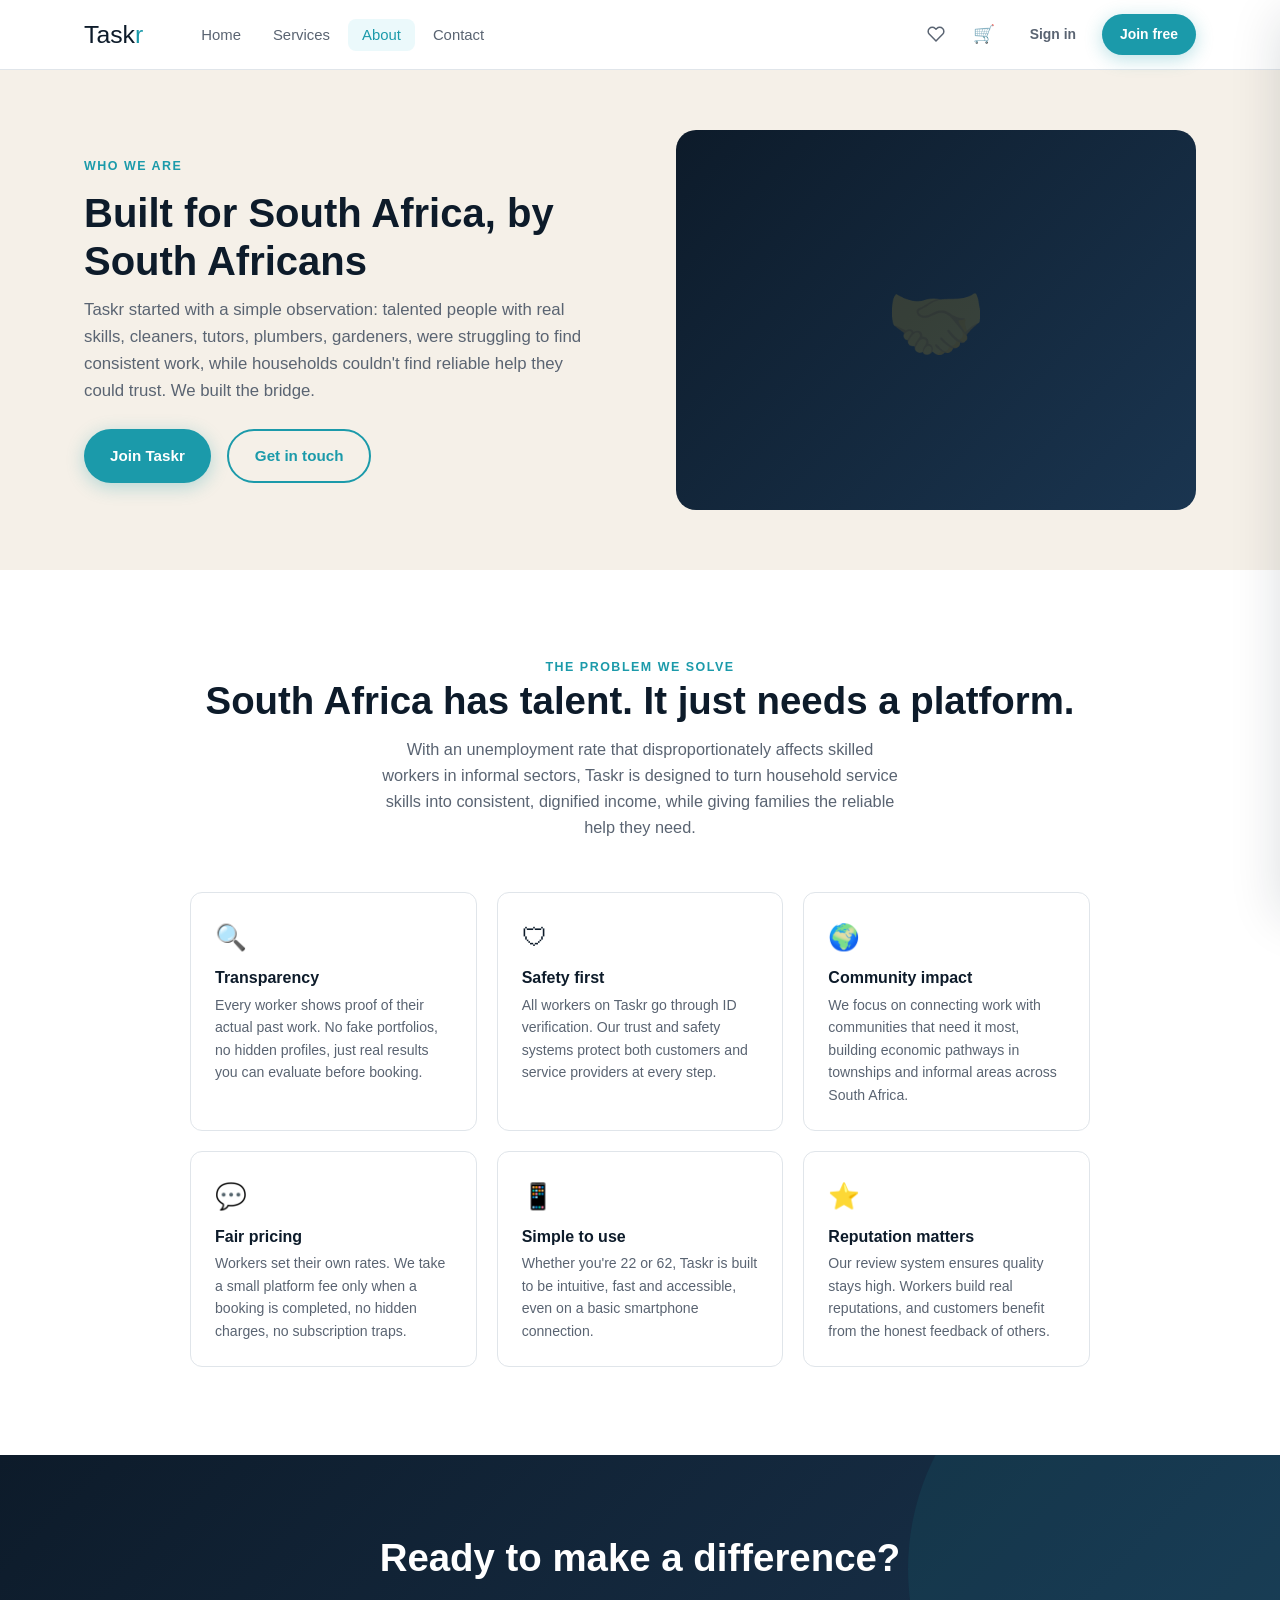
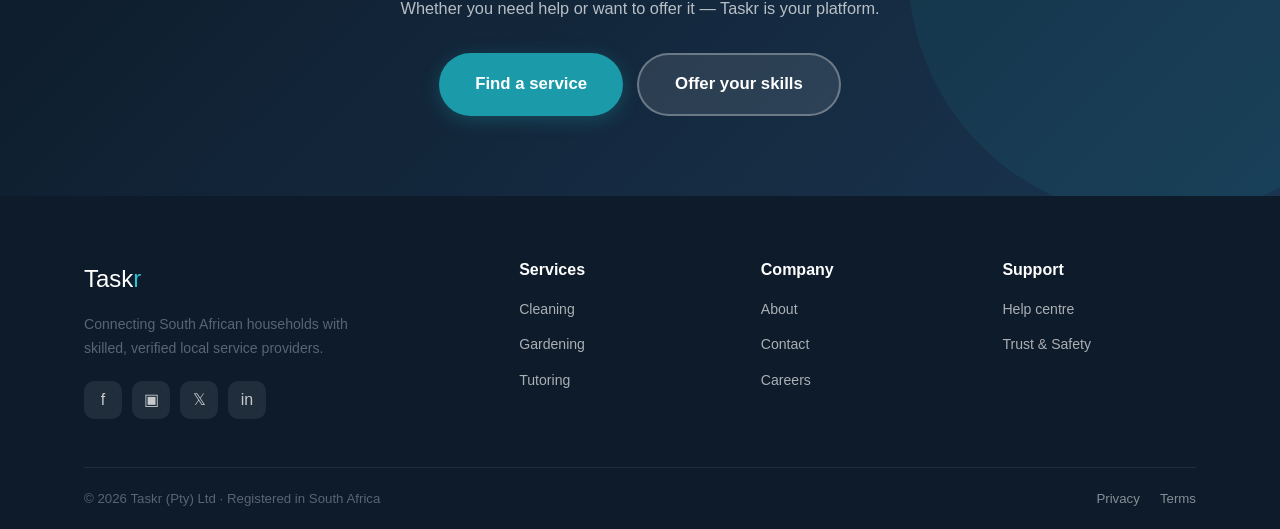
<file: about.html>
<!DOCTYPE html>
<html lang="en">
<head>
  <meta charset="UTF-8" />
  <meta name="viewport" content="width=device-width, initial-scale=1.0" />
  <title>About — Taskr</title>
  <link rel="stylesheet" href="css/style.css" />
</head>
<body>

<nav id="navbar">
  <div class="nav-inner">
    <a href="index.html" class="nav-logo">Task<span>r</span></a>
    <ul class="nav-links">
      <li><a href="index.html">Home</a></li>
      <li><a href="services.html">Services</a></li>
      <li><a href="about.html" class="active">About</a></li>
      <li><a href="contact.html">Contact</a></li>
    </ul>
    <div class="nav-actions" style="margin-left:auto">
      <button class="nav-icon-btn" id="wishlist-btn"><svg width="18" height="18" viewBox="0 0 24 24" fill="none" stroke="currentColor" stroke-width="2" stroke-linecap="round" stroke-linejoin="round">
                        <path d="M20.84 4.61a5.5 5.5 0 0 0-7.78 0L12 5.67l-1.06-1.06a5.5 5.5 0 0 0-7.78 7.78l1.06 1.06L12 21.23l7.78-7.78 1.06-1.06a5.5 5.5 0 0 0 0-7.78z"/>
                    </svg><span class="nav-badge" id="wishlist-badge" style="display:none">0</span></button>
      <a href="cart.html" class="nav-icon-btn">🛒<span class="nav-badge" id="cart-badge" style="display:none">0</span></a>
      <div id="nav-user-area" style="display:flex;gap:8px;align-items:center"></div>
    </div>
  </div>
</nav>

<div class="about-hero">
  <div class="container">
    <div class="about-grid">
      <div>
        <div class="label">Who we are</div>
        <h1 style="font-size:2.5rem;margin:12px 0">Built for South Africa, by South Africans</h1>
        <p style="font-size:1.05rem;margin-bottom:24px">Taskr started with a simple observation: talented people with real skills, cleaners, tutors, plumbers, gardeners, were struggling to find consistent work, while households couldn't find reliable help they could trust. We built the bridge.</p>
        <div style="display:flex;gap:16px;flex-wrap:wrap">
          <a href="register.html" class="btn btn-primary">Join Taskr</a>
          <a href="contact.html" class="btn btn-outline">Get in touch</a>
        </div>
      </div>
      <div class="about-visual">🤝</div>
    </div>
  </div>
</div>

<section class="section-pad" style="background:var(--white)">
  <div class="container">
    <div class="section-header centered">
      <div class="label">The problem we solve</div>
      <h2>South Africa has talent. It just needs a platform.</h2>
      <p>With an unemployment rate that disproportionately affects skilled workers in informal sectors, Taskr is designed to turn household service skills into consistent, dignified income, while giving families the reliable help they need.</p>
    </div>

    <div class="values-grid" style="grid-template-columns:repeat(3,1fr);max-width:900px;margin:0 auto">
      <div class="value-card">
        <div class="value-icon">🔍</div>
        <h4>Transparency</h4>
        <p>Every worker shows proof of their actual past work. No fake portfolios, no hidden profiles, just real results you can evaluate before booking.</p>
      </div>
      <div class="value-card">
        <div class="value-icon">🛡</div>
        <h4>Safety first</h4>
        <p>All workers on Taskr go through ID verification. Our trust and safety systems protect both customers and service providers at every step.</p>
      </div>
      <div class="value-card">
        <div class="value-icon">🌍</div>
        <h4>Community impact</h4>
        <p>We focus on connecting work with communities that need it most, building economic pathways in townships and informal areas across South Africa.</p>
      </div>
      <div class="value-card">
        <div class="value-icon">💬</div>
        <h4>Fair pricing</h4>
        <p>Workers set their own rates. We take a small platform fee only when a booking is completed, no hidden charges, no subscription traps.</p>
      </div>
      <div class="value-card">
        <div class="value-icon">📱</div>
        <h4>Simple to use</h4>
        <p>Whether you're 22 or 62, Taskr is built to be intuitive, fast and accessible, even on a basic smartphone connection.</p>
      </div>
      <div class="value-card">
        <div class="value-icon">⭐</div>
        <h4>Reputation matters</h4>
        <p>Our review system ensures quality stays high. Workers build real reputations, and customers benefit from the honest feedback of others.</p>
      </div>
    </div>
  </div>
</section>

<!-- <section class="section-pad" style="background:var(--sand)">
  <div class="container">
    <div class="section-header centered">
      <div class="label">By the numbers</div>
      <h2>Growing every day</h2>
    </div>
    <div style="display:grid;grid-template-columns:repeat(4,1fr);gap:24px;text-align:center">
      ${[
        {num:'2,400+', label:'Verified workers'},
        {num:'18,000+', label:'Bookings completed'},
        {num:'9 cities', label:'Across South Africa'},
        {num:'4.8★', label:'Average worker rating'},
      ].map(s => `
      <div style="background:var(--white);border-radius:var(--radius-lg);padding:32px 16px;box-shadow:var(--shadow-sm)">
        <div style="font-family:var(--font-display);font-size:2.2rem;color:var(--navy);margin-bottom:6px">${s.num}</div>
        <div style="font-size:0.88rem;color:var(--slate)">${s.label}</div>
      </div>`).join('')}
    </div>
  </div>
</section> -->

<section class="cta-band">
  <div class="container">
    <h2>Ready to make a difference?</h2>
    <p>Whether you need help or want to offer it — Taskr is your platform.</p>
    <div class="cta-btns">
      <a href="services.html" class="btn btn-primary btn-lg">Find a service</a>
      <a href="register.html" class="btn btn-lg" style="background:rgba(255,255,255,0.1);color:white;border:2px solid rgba(255,255,255,0.3)">Offer your skills</a>
    </div>
  </div>
</section>

<footer>
  <div class="container">
    <div class="footer-grid">
      <div class="footer-brand"><div class="logo">Task<span>r</span></div><p>Connecting South African households with skilled, verified local service providers.</p><div class="footer-socials"><a href="#" class="social-btn">f</a><a href="#" class="social-btn">▣</a><a href="#" class="social-btn">𝕏</a><a href="#" class="social-btn">in</a></div></div>
      <div class="footer-col"><h4>Services</h4><ul><li><a href="services.html">Cleaning</a></li><li><a href="services.html">Gardening</a></li><li><a href="services.html">Tutoring</a></li></ul></div>
      <div class="footer-col"><h4>Company</h4><ul><li><a href="about.html">About</a></li><li><a href="contact.html">Contact</a></li><li><a href="#">Careers</a></li></ul></div>
      <div class="footer-col"><h4>Support</h4><ul><li><a href="#">Help centre</a></li><li><a href="#">Trust & Safety</a></li></ul></div>
    </div>
    <div class="footer-bottom"><p>© 2026 Taskr (Pty) Ltd · Registered in South Africa</p><div class="footer-legal"><a href="#">Privacy</a><a href="#">Terms</a></div></div>
  </div>
</footer>

<div class="wishlist-overlay" id="wishlist-overlay"></div>
<div class="wishlist-panel" id="wishlist-panel">
  <div class="wishlist-header"><h3>Saved Services</h3><div class="wishlist-close" id="wishlist-close-btn">✕</div></div>
  <div class="wishlist-body" id="wishlist-panel-body"></div>
  <div class="wishlist-footer"><a href="services.html" class="btn btn-primary btn-block">Browse services</a></div>
</div>

<script src="js/app.js"></script>
</body>
</html>
</file>
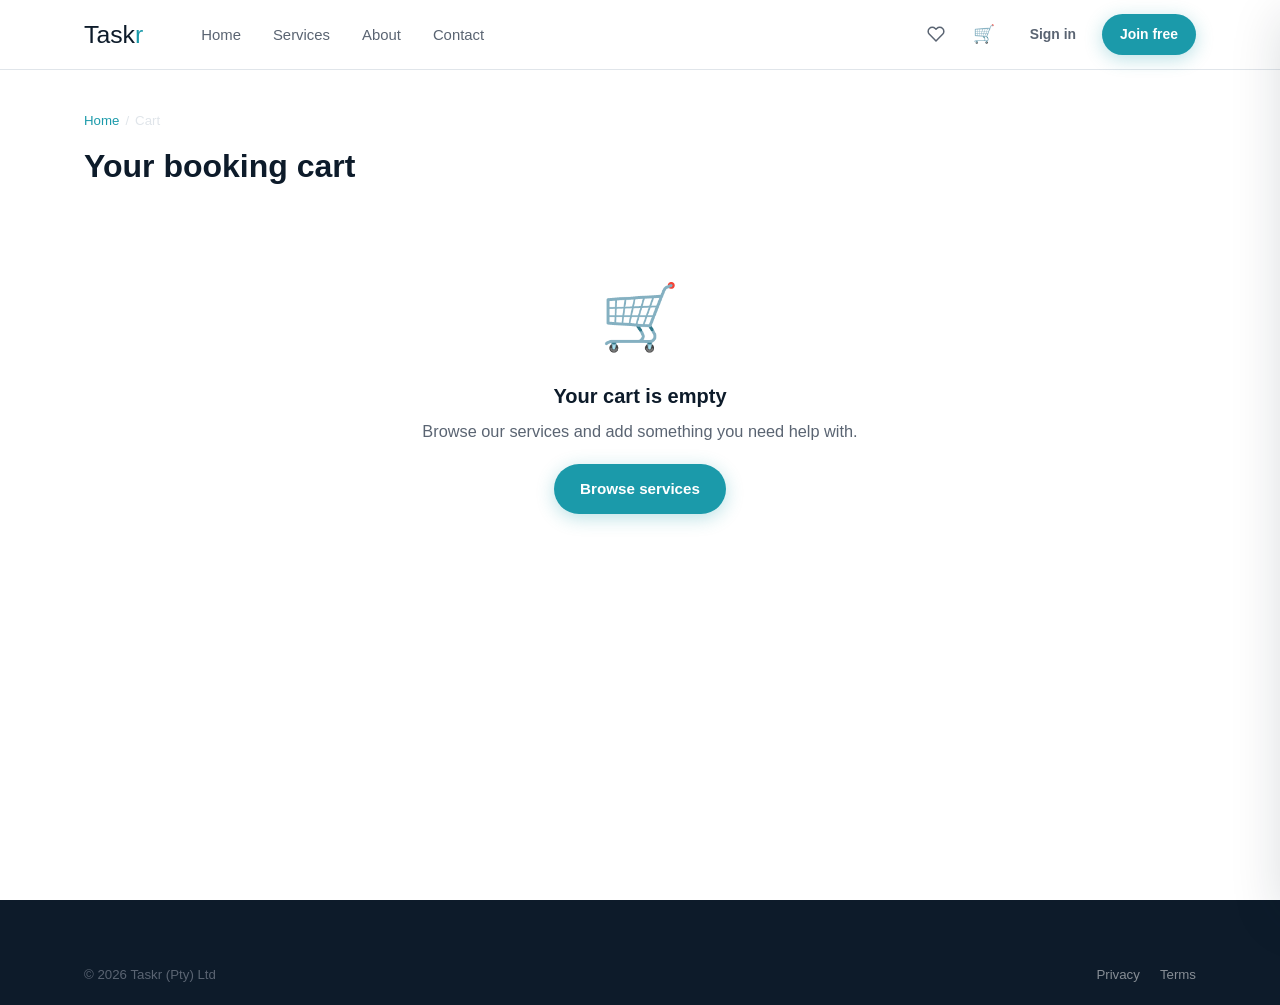
<file: cart.html>
<!DOCTYPE html>
<html lang="en">
<head>
  <meta charset="UTF-8" />
  <meta name="viewport" content="width=device-width, initial-scale=1.0" />
  <title>Your Cart — Taskr</title>
  <link rel="stylesheet" href="css/style.css" />
</head>
<body>

<nav id="navbar">
  <div class="nav-inner">
    <a href="index.html" class="nav-logo">Task<span>r</span></a>
    <ul class="nav-links">
      <li><a href="index.html">Home</a></li>
      <li><a href="services.html">Services</a></li>
      <li><a href="about.html">About</a></li>
      <li><a href="contact.html">Contact</a></li>
    </ul>
    <div class="nav-actions" style="margin-left:auto">
      <button class="nav-icon-btn" id="wishlist-btn"><svg width="18" height="18" viewBox="0 0 24 24" fill="none" stroke="currentColor" stroke-width="2" stroke-linecap="round" stroke-linejoin="round">
                        <path d="M20.84 4.61a5.5 5.5 0 0 0-7.78 0L12 5.67l-1.06-1.06a5.5 5.5 0 0 0-7.78 7.78l1.06 1.06L12 21.23l7.78-7.78 1.06-1.06a5.5 5.5 0 0 0 0-7.78z"/>
                    </svg><span class="nav-badge" id="wishlist-badge" style="display:none">0</span></button>
      <a href="cart.html" class="nav-icon-btn">🛒<span class="nav-badge" id="cart-badge" style="display:none">0</span></a>
      <div id="nav-user-area" style="display:flex;gap:8px;align-items:center"></div>
    </div>
  </div>
</nav>

<div class="cart-page">
  <div class="container">
    <div class="breadcrumb"><a href="index.html">Home</a><span>/</span><span>Cart</span></div>
    <h1 style="font-size:2rem;margin-top:8px">Your booking cart</h1>

    <!-- empty state -->
    <div id="cart-empty" style="display:none" class="cart-empty">
      <div class="empty-icon">🛒</div>
      <h3>Your cart is empty</h3>
      <p>Browse our services and add something you need help with.</p>
      <a href="services.html" class="btn btn-primary" style="margin-top:20px">Browse services</a>
    </div>

    <div class="cart-layout" id="cart-summary">
      <div class="cart-items">
        <div id="cart-items-container"></div>
      </div>
      <div class="order-summary">
        <h3>Booking summary</h3>
        <div class="summary-row"><span>Subtotal</span><span id="summary-subtotal">R0</span></div>
        <div class="summary-row"><span>Platform fee (5%)</span><span id="summary-fee">R0</span></div>
        <div class="summary-row total"><span>Total</span><span id="summary-total">R0</span></div>
        <a href="payment.html" class="btn btn-primary btn-block btn-lg" style="margin-top:20px">Proceed to payment →</a>
        <a href="services.html" style="display:block;text-align:center;font-size:0.85rem;color:var(--slate);margin-top:14px">Add more services</a>

        <div style="margin-top:24px;padding-top:20px;border-top:1px solid var(--border)">
          <div style="font-size:0.82rem;color:var(--slate);display:flex;flex-direction:column;gap:8px">
            <div style="display:flex;gap:8px"><span style="color:var(--success)">✓</span> Free cancellation up to 24h before</div>
            <div style="display:flex;gap:8px"><span style="color:var(--success)">✓</span> Secure checkout</div>
            <div style="display:flex;gap:8px"><span style="color:var(--success)">✓</span> Satisfaction guarantee</div>
          </div>
        </div>
      </div>
    </div>
  </div>
</div>

<footer>
  <div class="container">
    <div class="footer-bottom" style="border-top:none;padding-top:0">
      <p>© 2026 Taskr (Pty) Ltd</p>
      <div class="footer-legal"><a href="#">Privacy</a><a href="#">Terms</a></div>
    </div>
  </div>
</footer>

<div class="wishlist-overlay" id="wishlist-overlay"></div>
<div class="wishlist-panel" id="wishlist-panel">
  <div class="wishlist-header"><h3>Saved Services</h3><div class="wishlist-close" id="wishlist-close-btn">✕</div></div>
  <div class="wishlist-body" id="wishlist-panel-body"></div>
  <div class="wishlist-footer"><a href="services.html" class="btn btn-primary btn-block">Browse services</a></div>
</div>

<script src="js/app.js"></script>
</body>
</html>
</file>
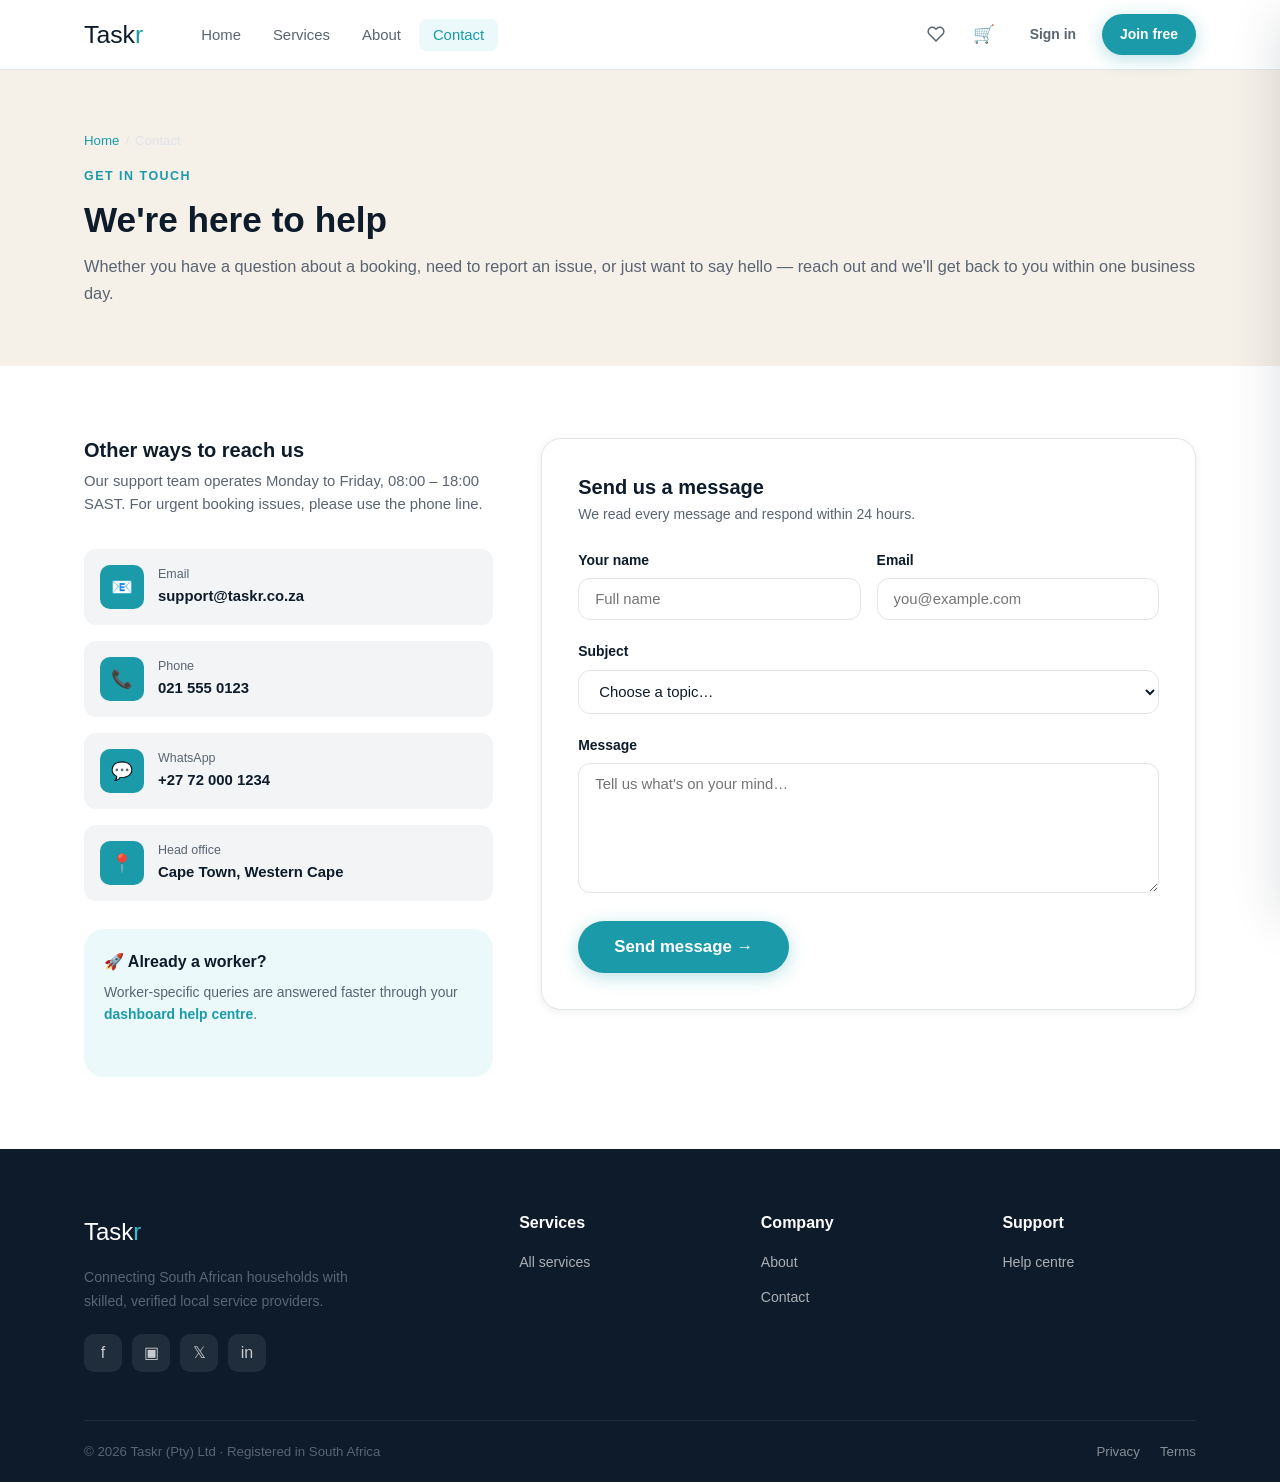
<file: contact.html>
<!DOCTYPE html>
<html lang="en">
<head>
  <meta charset="UTF-8" />
  <meta name="viewport" content="width=device-width, initial-scale=1.0" />
  <title>Contact — Taskr</title>
  <link rel="stylesheet" href="css/style.css" />
</head>
<body>

<nav id="navbar">
  <div class="nav-inner">
    <a href="index.html" class="nav-logo">Task<span>r</span></a>
    <ul class="nav-links">
      <li><a href="index.html">Home</a></li>
      <li><a href="services.html">Services</a></li>
      <li><a href="about.html">About</a></li>
      <li><a href="contact.html" class="active">Contact</a></li>
    </ul>
    <div class="nav-actions" style="margin-left:auto">
      <button class="nav-icon-btn" id="wishlist-btn"><svg width="18" height="18" viewBox="0 0 24 24" fill="none" stroke="currentColor" stroke-width="2" stroke-linecap="round" stroke-linejoin="round">
                        <path d="M20.84 4.61a5.5 5.5 0 0 0-7.78 0L12 5.67l-1.06-1.06a5.5 5.5 0 0 0-7.78 7.78l1.06 1.06L12 21.23l7.78-7.78 1.06-1.06a5.5 5.5 0 0 0 0-7.78z"/>
                    </svg><span class="nav-badge" id="wishlist-badge" style="display:none">0</span></button>
      <a href="cart.html" class="nav-icon-btn">🛒<span class="nav-badge" id="cart-badge" style="display:none">0</span></a>
      <div id="nav-user-area" style="display:flex;gap:8px;align-items:center"></div>
    </div>
  </div>
</nav>

<div class="contact-hero">
  <div class="container">
    <div class="breadcrumb"><a href="index.html">Home</a><span>/</span><span>Contact</span></div>
    <div class="label">Get in touch</div>
    <h1 style="font-size:2.2rem;margin:12px 0">We're here to help</h1>
    <p>Whether you have a question about a booking, need to report an issue, or just want to say hello — reach out and we'll get back to you within one business day.</p>
  </div>
</div>

<div class="container">
  <div class="contact-layout">
    <div class="contact-info">
      <h3>Other ways to reach us</h3>
      <p>Our support team operates Monday to Friday, 08:00 – 18:00 SAST. For urgent booking issues, please use the phone line.</p>

      <div class="contact-links">
        <div class="contact-link-item">
          <div class="cli-icon">📧</div>
          <div>
            <div class="cli-label">Email</div>
            <div class="cli-value">support@taskr.co.za</div>
          </div>
        </div>
        <div class="contact-link-item">
          <div class="cli-icon">📞</div>
          <div>
            <div class="cli-label">Phone</div>
            <div class="cli-value">021 555 0123</div>
          </div>
        </div>
        <div class="contact-link-item">
          <div class="cli-icon">💬</div>
          <div>
            <div class="cli-label">WhatsApp</div>
            <div class="cli-value">+27 72 000 1234</div>
          </div>
        </div>
        <div class="contact-link-item">
          <div class="cli-icon">📍</div>
          <div>
            <div class="cli-label">Head office</div>
            <div class="cli-value">Cape Town, Western Cape</div>
          </div>
        </div>
      </div>

      <div style="margin-top:28px;background:var(--teal-faint);border-radius:var(--radius-lg);padding:20px">
        <div style="font-weight:600;margin-bottom:6px">🚀 Already a worker?</div>
        <p style="font-size:0.87rem;">Worker-specific queries are answered faster through your <a href="dashboard.html" style="color:var(--teal);font-weight:600">dashboard help centre</a>.</p>
      </div>
    </div>

    <div>
      <div class="form-card">
        <h3 style="margin-bottom:4px">Send us a message</h3>
        <p style="font-size:0.88rem;margin-bottom:24px">We read every message and respond within 24 hours.</p>

        <form id="contact-form">
          <div class="form-row">
            <div class="form-group">
              <label>Your name</label>
              <input type="text" placeholder="Full name" required />
            </div>
            <div class="form-group">
              <label>Email</label>
              <input type="email" placeholder="you@example.com" required />
            </div>
          </div>
          <div class="form-group">
            <label>Subject</label>
            <select>
              <option value="">Choose a topic…</option>
              <option>Booking issue</option>
              <option>Payment question</option>
              <option>Worker dispute</option>
              <option>Become a worker</option>
              <option>Partnership enquiry</option>
              <option>General question</option>
            </select>
          </div>
          <div class="form-group">
            <label>Message</label>
            <textarea placeholder="Tell us what's on your mind…"></textarea>
          </div>
          <button type="submit" class="btn btn-primary btn-lg">Send message →</button>
        </form>
      </div>
    </div>
  </div>
</div>

<footer>
  <div class="container">
    <div class="footer-grid">
      <div class="footer-brand"><div class="logo">Task<span>r</span></div><p>Connecting South African households with skilled, verified local service providers.</p><div class="footer-socials"><a href="#" class="social-btn">f</a><a href="#" class="social-btn">▣</a><a href="#" class="social-btn">𝕏</a><a href="#" class="social-btn">in</a></div></div>
      <div class="footer-col"><h4>Services</h4><ul><li><a href="services.html">All services</a></li></ul></div>
      <div class="footer-col"><h4>Company</h4><ul><li><a href="about.html">About</a></li><li><a href="contact.html">Contact</a></li></ul></div>
      <div class="footer-col"><h4>Support</h4><ul><li><a href="#">Help centre</a></li></ul></div>
    </div>
    <div class="footer-bottom"><p>© 2026 Taskr (Pty) Ltd · Registered in South Africa</p><div class="footer-legal"><a href="#">Privacy</a><a href="#">Terms</a></div></div>
  </div>
</footer>

<div class="wishlist-overlay" id="wishlist-overlay"></div>
<div class="wishlist-panel" id="wishlist-panel">
  <div class="wishlist-header"><h3>Saved Services</h3><div class="wishlist-close" id="wishlist-close-btn">✕</div></div>
  <div class="wishlist-body" id="wishlist-panel-body"></div>
  <div class="wishlist-footer"><a href="services.html" class="btn btn-primary btn-block">Browse services</a></div>
</div>

<script src="js/app.js"></script>
</body>
</html>
</file>
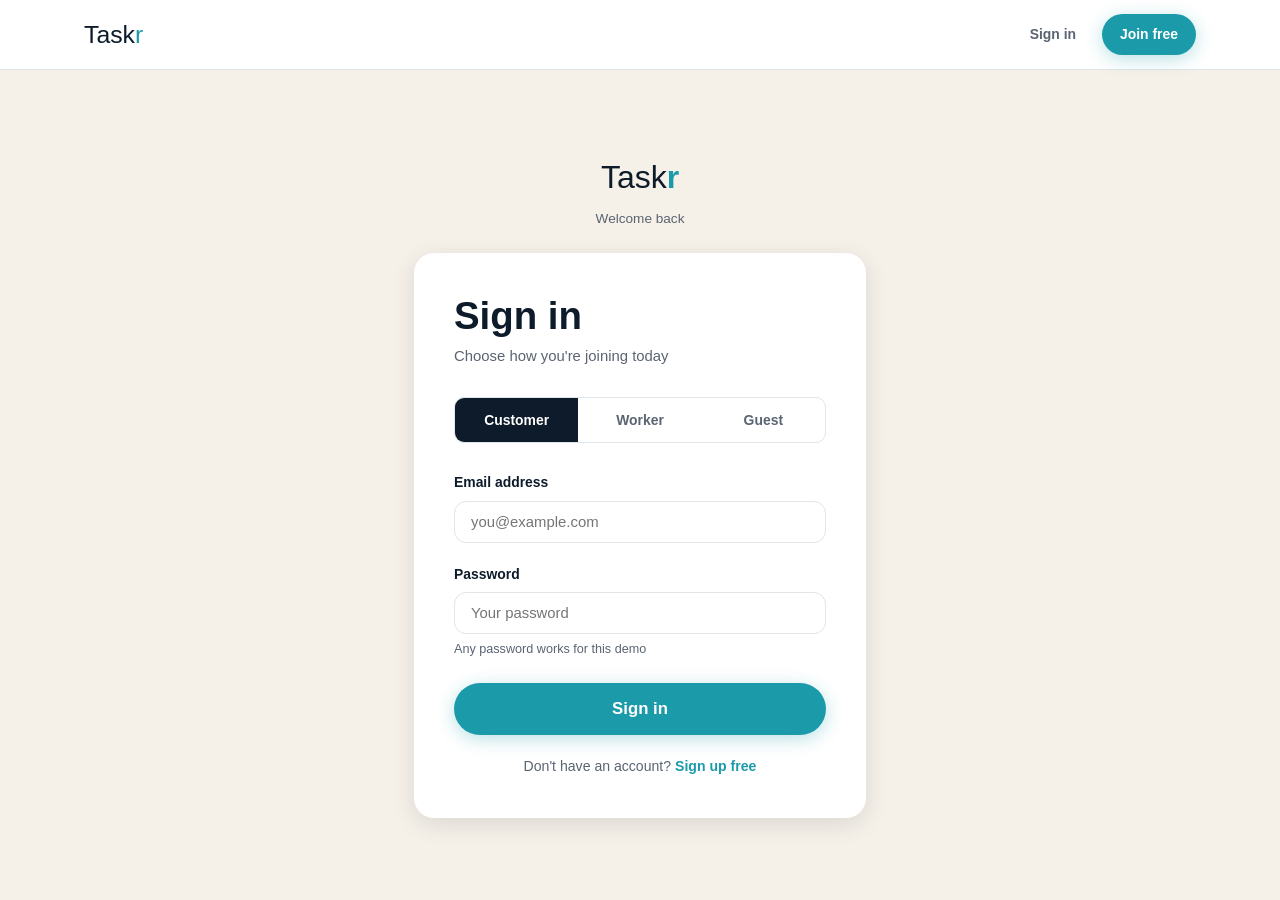
<file: dashboard.html>
<!DOCTYPE html>
<html lang="en">
<head>
  <meta charset="UTF-8" />
  <meta name="viewport" content="width=device-width, initial-scale=1.0" />
  <title>Dashboard — Taskr</title>
  <link rel="stylesheet" href="css/style.css" />
</head>
<body id="dashboard-root">

<nav id="navbar">
  <div class="nav-inner">
    <a href="index.html" class="nav-logo">Task<span>r</span></a>
    <div id="nav-user-area" style="margin-left:auto;display:flex;gap:8px;align-items:center"></div>
  </div>
</nav>

<div class="dashboard-page">
  <div class="dashboard-layout">

    <!-- SIDEBAR -->
    <div class="dashboard-sidebar">
      <div style="padding:0 14px 20px;border-bottom:1px solid rgba(255,255,255,0.08);margin-bottom:16px">
        <div style="font-size:0.78rem;font-weight:600;letter-spacing:0.08em;text-transform:uppercase;color:rgba(255,255,255,0.35);margin-bottom:10px">Worker Portal</div>
        <div style="font-weight:600;color:white" id="sidebar-name">—</div>
        <div style="font-size:0.78rem;color:rgba(255,255,255,0.45)">Service Provider</div>
      </div>

      <div class="sidebar-section-label">Main</div>
      <nav class="sidebar-nav">
        <div class="sidebar-link active" data-section="overview">📊 Overview</div>
        <div class="sidebar-link" data-section="bookings">📅 Bookings</div>
        <div class="sidebar-link" data-section="earnings">💰 Earnings</div>
      </nav>

      <div class="sidebar-section-label">My Profile</div>
      <nav class="sidebar-nav">
        <div class="sidebar-link" data-section="proofs">🖼 Proof of Work</div>
        <div class="sidebar-link" data-section="profile">👤 Edit Profile</div>
        <div class="sidebar-link" data-section="availability">📍 Availability</div>
      </nav>

      <div class="sidebar-section-label">Support</div>
      <nav class="sidebar-nav">
        <div class="sidebar-link" data-section="help">❓ Help</div>
        <div class="sidebar-link" id="logout-btn">↩ Sign out</div>
      </nav>
    </div>

    <!-- MAIN CONTENT -->
    <div class="dashboard-main">

      <!-- OVERVIEW -->
      <div class="dash-section" id="section-overview">
        <div class="dash-greeting">
          <div class="label">Worker dashboard</div>
          <h2>Good day, <span id="greeting-name">—</span></h2>
          <p style="font-size:0.9rem;margin-top:6px">Here's how things are looking this week.</p>
        </div>
        <div class="stat-cards">
          <div class="stat-card"><div class="sc-num">12</div><div class="sc-label">This month's bookings</div><div class="sc-trend up">↑ 3 from last month</div></div>
          <div class="stat-card"><div class="sc-num">R4,280</div><div class="sc-label">Earnings this month</div><div class="sc-trend up">↑ R640 vs last month</div></div>
          <div class="stat-card"><div class="sc-num">4.8★</div><div class="sc-label">Average rating</div><div class="sc-trend up">Top 15% of workers</div></div>
          <div class="stat-card"><div class="sc-num">94%</div><div class="sc-label">Completion rate</div><div class="sc-trend up">Excellent standing</div></div>
        </div>
        <div class="dashboard-section">
          <div class="dashboard-section-header">
            <h3>Upcoming bookings</h3>
            <button class="btn btn-ghost btn-sm" id="view-all-btn">View all</button>
          </div>
          <!-- JS fills this in -->
          <div id="upcoming-bookings-list"></div>
        </div>
        <div class="dashboard-section">
          <div class="dashboard-section-header"><h3>Tips to grow your bookings</h3></div>
          <div style="display:grid;grid-template-columns:1fr 1fr;gap:16px">
            <div style="background:var(--teal-faint);border-radius:var(--radius);padding:16px">
              <div style="font-size:1.3rem;margin-bottom:8px">📸</div>
              <div style="font-weight:600;font-size:0.9rem;margin-bottom:4px">Upload more proof</div>
              <div style="font-size:0.82rem;color:var(--slate)">Workers with 3+ before/after photos get 40% more bookings.</div>
            </div>
            <div style="background:var(--sand);border-radius:var(--radius);padding:16px">
              <div style="font-size:1.3rem;margin-bottom:8px">⭐</div>
              <div style="font-weight:600;font-size:0.9rem;margin-bottom:4px">Ask for reviews</div>
              <div style="font-size:0.82rem;color:var(--slate)">After each job, remind customers to leave a rating on Taskr.</div>
            </div>
          </div>
        </div>
      </div>

      <!-- BOOKINGS -->
      <div class="dash-section" id="section-bookings" style="display:none">
        <div class="dash-greeting">
          <h2>Bookings</h2>
          <p style="font-size:0.9rem;margin-top:6px">Your confirmed and pending service bookings.</p>
        </div>
        <div class="dashboard-section">
          <div class="dashboard-section-header">
            <h3>All bookings</h3>
            <div style="display:flex;gap:8px">
              <span class="chip chip-green">6 Confirmed</span>
              <span class="chip chip-yellow">2 Pending</span>
            </div>
          </div>
          <!-- JS fills this in -->
          <div id="all-bookings-list"></div>
        </div>
      </div>

      <!-- EARNINGS -->
      <div class="dash-section" id="section-earnings" style="display:none">
        <div class="dash-greeting"><h2>Earnings</h2></div>
        <div class="stat-cards" style="grid-template-columns:1fr 1fr 1fr">
          <div class="stat-card"><div class="sc-num">R4,280</div><div class="sc-label">This month</div></div>
          <div class="stat-card"><div class="sc-num">R3,640</div><div class="sc-label">Last month</div></div>
          <div class="stat-card"><div class="sc-num">R31,200</div><div class="sc-label">Total lifetime</div></div>
        </div>
        <div class="dashboard-section">
          <div class="dashboard-section-header"><h3>Recent payouts</h3></div>
          <!-- JS fills this in -->
          <div id="payouts-list"></div>
        </div>
      </div>

      <!-- PROOFS -->
      <div class="dash-section" id="section-proofs" style="display:none">
        <div class="dash-greeting">
          <h2>Proof of Work</h2>
          <p style="font-size:0.9rem;margin-top:6px">Upload before/after photos so customers can see what you're capable of.</p>
        </div>
        <div class="dashboard-section">
          <div class="dashboard-section-header"><h3>Upload new proof</h3></div>
          <div class="upload-area" id="proof-upload-area" onclick="document.getElementById('proof-file-input').click()">
            <div class="ua-icon">📤</div>
            <div style="font-weight:600;margin-bottom:4px">Click to upload photos or videos</div>
            <p style="font-size:0.82rem">PNG, JPG, MP4 · Max 20MB per file</p>
          </div>
          <!-- Hidden real file input -->
          <input type="file" id="proof-file-input" accept="image/*,video/*" multiple style="display:none" />
          <!-- Preview area for newly selected files -->
          <div id="proof-preview-area" style="margin-top:16px;display:flex;flex-wrap:wrap;gap:12px;"></div>
          <div style="margin-top:24px">
            <div style="font-weight:600;margin-bottom:14px">Your uploaded proofs</div>
            <!-- JS fills this in -->
            <div class="proof-item-list" id="proof-items-list"></div>
          </div>
        </div>
      </div>

      <!-- EDIT PROFILE -->
      <div class="dash-section" id="section-profile" style="display:none">
        <div class="dash-greeting"><h2>Edit Profile</h2></div>
        <div class="dashboard-section">
          <form id="profile-form">
            <div class="form-row">
              <div class="form-group">
                <label for="pf-name">Full name</label>
                <input type="text" id="pf-name" />
              </div>
              <div class="form-group">
                <label for="pf-phone">Phone number</label>
                <input type="tel" id="pf-phone" />
              </div>
            </div>
            <div class="form-group">
              <label for="pf-email">Email address</label>
              <input type="email" id="pf-email" />
            </div>
            <div class="form-group">
              <label for="pf-bio">Bio / introduction</label>
              <textarea id="pf-bio" style="min-height:110px"></textarea>
            </div>
            <div class="form-row">
              <div class="form-group">
                <label for="pf-service">Primary service</label>
                <select id="pf-service">
                  <option>Home Cleaning</option>
                  <option>Gardening</option>
                  <option>Tutoring</option>
                  <option>Plumbing</option>
                  <option>Electrical</option>
                  <option>Painting</option>
                </select>
              </div>
              <div class="form-group">
                <label for="pf-area">Area served</label>
                <input type="text" id="pf-area" />
              </div>
            </div>
            <div class="form-group">
              <label for="pf-rate">Session rate (ZAR)</label>
              <input type="number" id="pf-rate" />
            </div>
            <button type="submit" class="btn btn-primary">Save changes</button>
          </form>
        </div>
      </div>

      <!-- AVAILABILITY -->
      <div class="dash-section" id="section-availability" style="display:none">
        <div class="dash-greeting"><h2>Availability</h2></div>
        <div class="dashboard-section">
          <div class="dashboard-section-header"><h3>Set your working days</h3></div>
          <div style="display:grid;grid-template-columns:repeat(7,1fr);gap:10px;margin-bottom:24px" id="days-grid">
            <!-- JS fills this in -->
          </div>
          <div style="font-weight:600;margin-bottom:14px">Working hours</div>
          <div class="form-row" style="max-width:340px">
            <div class="form-group">
              <label>Start time</label>
              <select id="time-start">
                <option>07:00</option><option selected>08:00</option><option>09:00</option><option>10:00</option>
              </select>
            </div>
            <div class="form-group">
              <label>End time</label>
              <select id="time-end">
                <option>16:00</option><option>17:00</option><option selected>18:00</option><option>19:00</option>
              </select>
            </div>
          </div>
          <button class="btn btn-primary" id="save-avail-btn">Save availability</button>
        </div>
      </div>

      <!-- HELP -->
      <div class="dash-section" id="section-help" style="display:none">
        <div class="dash-greeting"><h2>Help &amp; Support</h2></div>
        <div class="dashboard-section">
          <h3 style="margin-bottom:16px">Frequently asked questions</h3>
          <!-- JS fills this in -->
          <div id="faq-list"></div>
          <div style="margin-top:20px">
            <a href="contact.html" class="btn btn-outline">Contact support team</a>
          </div>
        </div>
      </div>

    </div>
  </div>
</div>

<script src="js/app.js"></script>
<script>
document.addEventListener('DOMContentLoaded', function () {

  var fileInput   = document.getElementById('proof-file-input');
  var previewArea = document.getElementById('proof-preview-area');
  var proofList   = document.getElementById('proof-items-list');

  if (!fileInput) return;

  fileInput.addEventListener('change', function () {
    var files = Array.from(this.files);
    if (!files.length) return;

    files.forEach(function (file) {
      var isVideo = file.type.startsWith('video/');

      // ── Thumbnail preview ──
      var preview = document.createElement('div');
      preview.style.cssText = 'position:relative;width:100px;height:100px;border-radius:10px;overflow:hidden;border:1.5px solid var(--border);flex-shrink:0;';

      if (isVideo) {
        var vid = document.createElement('video');
        vid.src = URL.createObjectURL(file);
        vid.style.cssText = 'width:100%;height:100%;object-fit:cover;';
        vid.muted = true;
        preview.appendChild(vid);
      } else {
        var img = document.createElement('img');
        img.src = URL.createObjectURL(file);
        img.style.cssText = 'width:100%;height:100%;object-fit:cover;';
        img.alt = file.name;
        preview.appendChild(img);
      }

      var removeBtn = document.createElement('button');
      removeBtn.textContent = '\u2715';
      removeBtn.style.cssText = 'position:absolute;top:4px;right:4px;width:20px;height:20px;border-radius:50%;background:rgba(0,0,0,0.55);color:white;border:none;cursor:pointer;font-size:0.7rem;line-height:1;';
      removeBtn.addEventListener('click', function () { preview.remove(); listItem.remove(); });
      preview.appendChild(removeBtn);
      previewArea.appendChild(preview);

      // ── List entry ──
      var listItem = document.createElement('div');
      listItem.className = 'proof-item';

      var thumb = document.createElement('div');
      thumb.className = 'pi-thumb';
      thumb.textContent = isVideo ? '\ud83c\udfa5' : '\ud83d\udcf8';

      var info = document.createElement('div');
      var nameEl = document.createElement('div');
      nameEl.className = 'pi-name';
      nameEl.textContent = file.name;
      var typeEl = document.createElement('div');
      typeEl.className = 'pi-type';
      typeEl.textContent = (isVideo ? 'Video' : 'Photo') + ' \u00b7 ' + (file.size / 1024).toFixed(0) + ' KB';
      info.appendChild(nameEl);
      info.appendChild(typeEl);

      var actions = document.createElement('div');
      actions.className = 'pi-actions';
      var delBtn = document.createElement('button');
      delBtn.className = 'pi-btn del';
      delBtn.textContent = 'Delete';
      delBtn.addEventListener('click', function () {
        listItem.remove();
        preview.remove();
        showToast('Proof deleted', 'info');
      });
      actions.appendChild(delBtn);

      listItem.appendChild(thumb);
      listItem.appendChild(info);
      listItem.appendChild(actions);

      proofList.insertBefore ? proofList.insertBefore(listItem, proofList.firstChild) : proofList.appendChild(listItem);
    });

    showToast(files.length + ' file' + (files.length > 1 ? 's' : '') + ' uploaded \u2713', 'success');
    fileInput.value = '';
  });

});
</script>
</body>
</html>
</file>
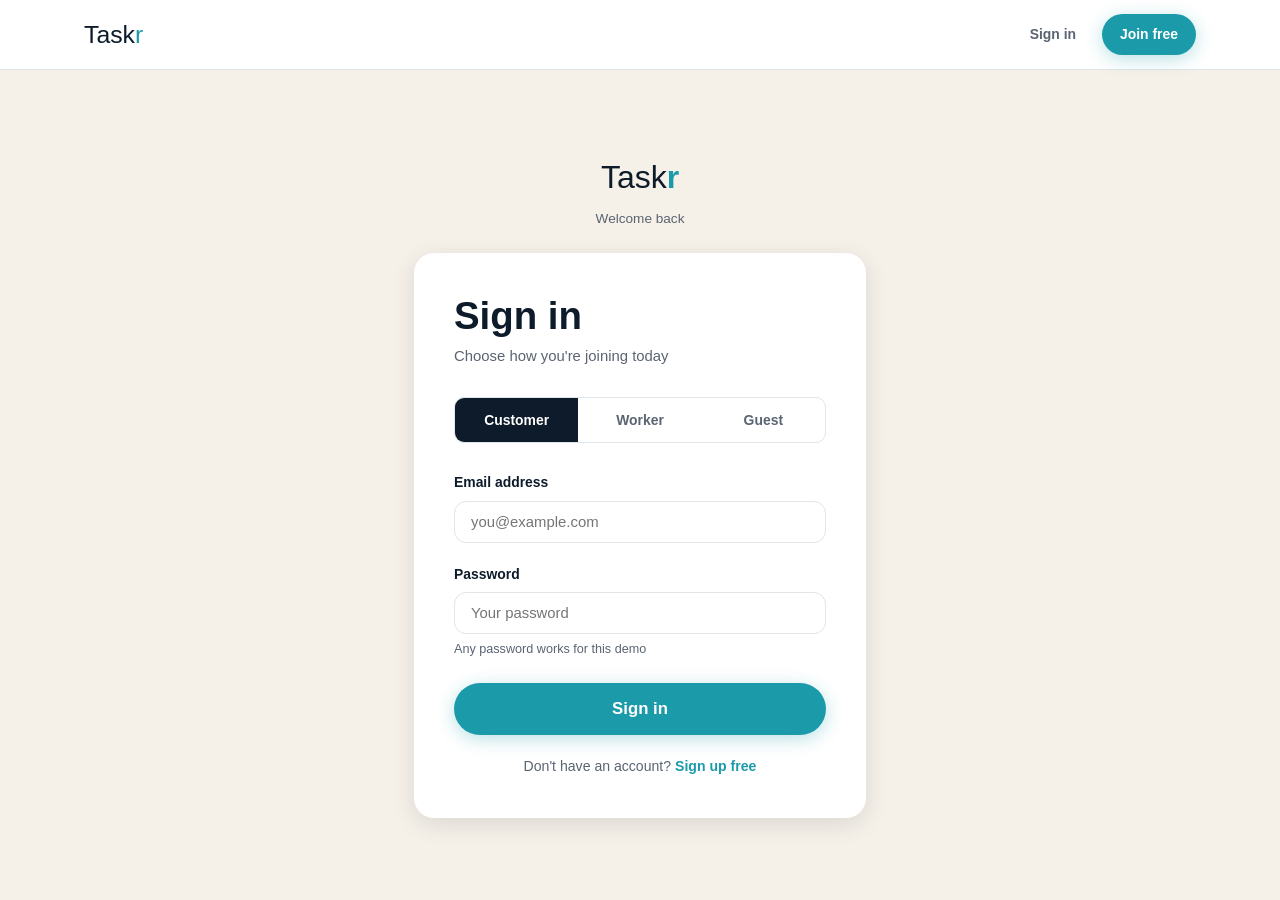
<file: login.html>
<!DOCTYPE html>
<html lang="en">
<head>
  <meta charset="UTF-8" />
  <meta name="viewport" content="width=device-width, initial-scale=1.0" />
  <title>Sign In — Taskr</title>
  <link rel="stylesheet" href="css/style.css" />
</head>
<body>

<nav id="navbar">
  <div class="nav-inner">
    <a href="index.html" class="nav-logo">Task<span>r</span></a>
    <div id="nav-user-area" style="margin-left:auto;display:flex;gap:8px"></div>
  </div>
</nav>

<div class="auth-page">
  <div class="auth-container">
    <div class="auth-logo-mark">
      <span>Task<b>r</b></span>
      <div style="font-size:0.85rem;color:var(--slate);margin-top:4px">Welcome back</div>
    </div>

    <div class="auth-card">
      <h2>Sign in</h2>
      <p>Choose how you're joining today</p>

      <div class="auth-tabs">
        <div class="auth-tab active" data-role="customer">Customer</div>
        <div class="auth-tab" data-role="worker">Worker</div>
        <div class="auth-tab" data-role="guest">Guest</div>
      </div>

      <div id="guest-note" style="display:none;background:var(--sand);border-radius:var(--radius);padding:14px;font-size:0.88rem;color:var(--slate);margin-bottom:20px">
        <strong>Browsing as guest:</strong> You can view all services but will need to create an account to complete a booking.
      </div>

      <form id="login-form">
        <div class="form-group">
          <label for="login-email">Email address</label>
          <input type="email" id="login-email" placeholder="you@example.com" required />
        </div>
        <div class="form-group">
          <label for="login-pwd">Password</label>
          <input type="password" id="login-pwd" placeholder="Your password" required />
          <div class="form-hint">Any password works for this demo</div>
        </div>
        <button type="submit" class="btn btn-primary btn-block btn-lg" style="margin-top:4px">Sign in</button>
      </form>

      <div id="guest-section" style="display:none">
        <button class="btn btn-outline btn-block btn-lg" id="guest-btn" onclick="State && State.setUser({name:'Guest User',email:'',role:'guest'}); window.location.href='index.html'">Continue as Guest</button>
        <p style="text-align:center;font-size:0.82rem;color:var(--slate);margin-top:12px">You'll be able to browse all services but won't be able to checkout.</p>
      </div>

      <div class="auth-footer-text">
        Don't have an account? <a href="register.html">Sign up free</a>
      </div>
    </div>
  </div>
</div>

<script src="js/app.js"></script>
<script>
  // show/hide guest section based on tab
  document.querySelectorAll('.auth-tab').forEach(tab => {
    tab.addEventListener('click', function() {
      const role = this.dataset.role;
      const form = document.getElementById('login-form');
      const guestSection = document.getElementById('guest-section');
      const guestNote = document.getElementById('guest-note');
      if (role === 'guest') {
        form.style.display = 'none';
        guestSection.style.display = 'block';
        guestNote.style.display = 'block';
      } else {
        form.style.display = 'block';
        guestSection.style.display = 'none';
        guestNote.style.display = 'none';
      }
    });
  });
</script>
</body>
</html>
</file>
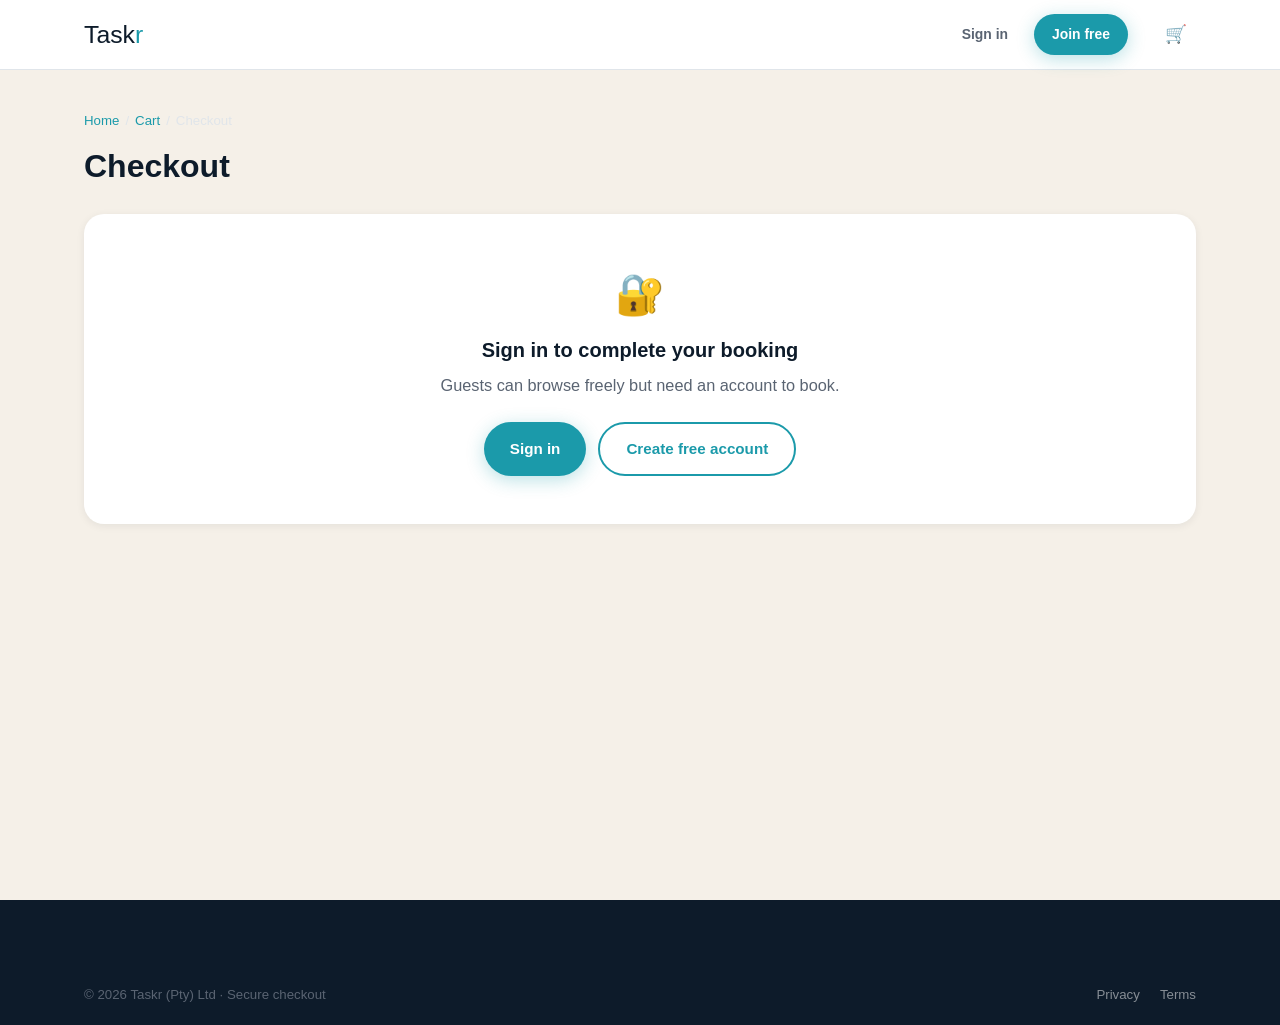
<file: payment.html>
<!DOCTYPE html>
<html lang="en">
<head>
  <meta charset="UTF-8" />
  <meta name="viewport" content="width=device-width, initial-scale=1.0" />
  <title>Checkout — Taskr</title>
  <link rel="stylesheet" href="css/style.css" />
  <style>
    /* Payment method selector */
    .payment-options { display: flex; flex-direction: column; gap: 12px; margin-bottom: 24px; }

    .payment-option {
      display: flex;
      align-items: center;
      gap: 14px;
      padding: 16px;
      border: 2px solid var(--border);
      border-radius: var(--radius);
      cursor: pointer;
      transition: all 0.2s;
    }
    .payment-option:hover { border-color: var(--teal); background: var(--teal-faint); }
    .payment-option.selected { border-color: var(--teal); background: var(--teal-faint); }

    .payment-option input[type="radio"] { accent-color: var(--teal); width: 18px; height: 18px; flex-shrink: 0; }
    .payment-option .po-icon { font-size: 1.6rem; }
    .payment-option .po-label { font-weight: 600; font-size: 0.95rem; }
    .payment-option .po-desc  { font-size: 0.82rem; color: var(--slate); }

    /* Card fields (shown only when card is selected) */
    #card-fields { display: none; margin-top: 4px; }
    #card-fields.visible { display: block; }
  </style>
</head>
<body>

<nav id="navbar">
  <div class="nav-inner">
    <a href="index.html" class="nav-logo">Task<span>r</span></a>
    <div id="nav-user-area" style="margin-left:auto;display:flex;gap:8px;align-items:center"></div>
    <div class="nav-actions">
      <a href="cart.html" class="nav-icon-btn">🛒<span class="nav-badge" id="cart-badge" style="display:none">0</span></a>
      <span id="wishlist-badge" style="display:none"></span>
    </div>
  </div>
</nav>

<div style="padding-top:calc(var(--nav-h) + 40px);padding-bottom:80px;background:var(--sand);min-height:100vh">
  <div class="container">

    <div class="breadcrumb"><a href="index.html">Home</a><span>/</span><a href="cart.html">Cart</a><span>/</span><span>Checkout</span></div>
    <h1 style="font-size:2rem;margin:10px 0 28px">Checkout</h1>

    <!-- Auth gate: shown to guests -->
    <div id="auth-gate" style="display:none;background:var(--white);border-radius:var(--radius-lg);padding:48px;text-align:center;box-shadow:var(--shadow-sm)">
      <div style="font-size:2.5rem;margin-bottom:12px">🔐</div>
      <h3>Sign in to complete your booking</h3>
      <p style="margin:10px 0 24px">Guests can browse freely but need an account to book.</p>
      <div style="display:flex;gap:12px;justify-content:center;flex-wrap:wrap">
        <a href="login.html" class="btn btn-primary">Sign in</a>
        <a href="register.html" class="btn btn-outline">Create free account</a>
      </div>
    </div>

    <!-- Main checkout layout (shown to logged-in customers) -->
    <div id="checkout-layout" style="display:none;display:grid;grid-template-columns:1fr 340px;gap:32px">

      <!-- LEFT: booking details + payment method -->
      <div>

        <!-- Booking details -->
        <div class="form-card" style="margin-bottom:20px">
          <h3 style="margin-bottom:18px">Booking details</h3>
          <div class="form-row">
            <div class="form-group">
              <label for="book-date">Preferred date</label>
              <input type="date" id="book-date" />
            </div>
            <div class="form-group">
              <label for="book-time">Preferred time</label>
              <select id="book-time">
                <option>08:00 – 10:00</option>
                <option>10:00 – 12:00</option>
                <option>13:00 – 15:00</option>
                <option>15:00 – 17:00</option>
              </select>
            </div>
          </div>
          <div class="form-group">
            <label for="book-address">Service address</label>
            <input type="text" id="book-address" placeholder="Street address, Suburb, City" />
          </div>
          <div class="form-group">
            <label for="book-notes">Special instructions (optional)</label>
            <textarea id="book-notes" placeholder="Any access codes or specific requests…" style="min-height:80px"></textarea>
          </div>
        </div>

        <!-- Payment method -->
        <div class="form-card">
          <h3 style="margin-bottom:18px">Payment method</h3>

          <div class="payment-options">

            <label class="payment-option selected" id="opt-card">
              <input type="radio" name="payment" value="card" checked />
              <span class="po-icon">💳</span>
              <div>
                <div class="po-label">Credit / Debit card</div>
                <div class="po-desc">Visa, Mastercard — secure and instant</div>
              </div>
            </label>

            <label class="payment-option" id="opt-eft">
              <input type="radio" name="payment" value="eft" />
              <span class="po-icon">🏦</span>
              <div>
                <div class="po-label">EFT / Bank transfer</div>
                <div class="po-desc">Pay directly from your bank account</div>
              </div>
            </label>

            <label class="payment-option" id="opt-cash">
              <input type="radio" name="payment" value="cash" />
              <span class="po-icon">💵</span>
              <div>
                <div class="po-label">Pay cash on the day</div>
                <div class="po-desc">Hand cash to your worker when they arrive</div>
              </div>
            </label>

          </div>

          <!-- Card fields (only shown when card is selected) -->
          <div id="card-fields" class="visible">
            <div style="background:var(--teal-faint);border-radius:var(--radius);padding:12px 16px;font-size:0.83rem;color:var(--slate);margin-bottom:16px">
              </strong> Enter the 16-digit number, expiry (MM/YY), and 3-digit CVV.
            </div>
            <div class="form-group">
              <label for="card-name">Cardholder name</label>
              <input type="text" id="card-name" placeholder="Name on card" />
            </div>
            <div class="form-group">
              <label for="card-number">Card number</label>
              <input type="text" id="card-number" placeholder="1234 5678 9012 3456" maxlength="19" />
            </div>
            <div class="form-row">
              <div class="form-group">
                <label for="card-expiry">Expiry</label>
                <input type="text" id="card-expiry" placeholder="MM/YY" maxlength="5" />
              </div>
              <div class="form-group">
                <label for="card-cvv">CVV</label>
                <input type="text" id="card-cvv" placeholder="123" maxlength="3" />
              </div>
            </div>
          </div>

          <!-- EFT info (shown when EFT is selected) -->
          <div id="eft-fields" style="display:none;background:var(--light-grey);border-radius:var(--radius);padding:16px;font-size:0.88rem">
            <div style="font-weight:600;margin-bottom:8px">Bank details</div>
            <div style="color:var(--slate);display:flex;flex-direction:column;gap:4px">
              <div>Bank: <strong>FNB</strong></div>
              <div>Account name: <strong>Taskr (Pty) Ltd</strong></div>
              <div>Account number: <strong>62XXXXXXXX</strong></div>
              <div>Branch code: <strong>250655</strong></div>
              <div>Reference: <strong>Your email address</strong></div>
            </div>
          </div>

          <!-- Cash info -->
          <div id="cash-fields" style="display:none;background:var(--light-grey);border-radius:var(--radius);padding:16px;font-size:0.88rem;color:var(--slate)">
            💵 Please have the exact amount ready. Your worker will confirm receipt and mark the booking complete.
          </div>

        </div><!-- end form-card -->
      </div>

      <!-- RIGHT: order summary -->
      <div>
        <div class="order-summary" style="position:sticky;top:calc(var(--nav-h) + 20px)">
          <h3 style="margin-bottom:20px">Order summary</h3>
          <div id="checkout-items"></div>
          <div style="height:1px;background:var(--border);margin:16px 0"></div>
          <div class="summary-row"><span>Subtotal</span><span id="co-subtotal">R0</span></div>
          <div class="summary-row"><span>Platform fee (5%)</span><span id="co-fee">R0</span></div>
          <div class="summary-row total"><span>Total</span><span id="co-total">R0</span></div>

          <button class="btn btn-primary btn-block btn-lg" style="margin-top:24px" id="book-now-btn">
            Book now →
          </button>

          <div style="margin-top:16px;font-size:0.82rem;color:var(--slate);display:flex;flex-direction:column;gap:6px">
            <div>✓ Free 24h cancellation</div>
            <div>✓ Secure booking</div>
            <div>✓ Satisfaction guarantee</div>
          </div>
        </div>
      </div>

    </div><!-- end checkout-layout -->

    <!-- Empty cart state -->
    <div id="empty-cart" style="display:none;text-align:center;padding:80px 20px">
      <div style="font-size:3rem;margin-bottom:12px">🛒</div>
      <h3>Your cart is empty</h3>
      <p style="margin:10px 0 24px">Add a service before checking out.</p>
      <a href="services.html" class="btn btn-primary">Browse services</a>
    </div>

  </div>
</div>

<footer>
  <div class="container">
    <div class="footer-bottom" style="border-top:none">
      <p>© 2026 Taskr (Pty) Ltd · Secure checkout</p>
      <div class="footer-legal"><a href="#">Privacy</a><a href="#">Terms</a></div>
    </div>
  </div>
</footer>

<script src="js/app.js"></script>
<script>
document.addEventListener('DOMContentLoaded', function () {

  var user = State.currentUser;

  // --- Show/hide sections based on auth state ---
  if (!user || user.role === 'guest') {
    document.getElementById('auth-gate').style.display = 'block';
    document.getElementById('checkout-layout').style.display = 'none';
    return;
  }

  if (!State.cart.length) {
    document.getElementById('checkout-layout').style.display = 'none';
    document.getElementById('empty-cart').style.display = 'block';
    return;
  }

  document.getElementById('checkout-layout').style.display = 'grid';

  // --- Set default booking date to tomorrow ---
  var tomorrow = new Date();
  tomorrow.setDate(tomorrow.getDate() + 1);
  document.getElementById('book-date').value = tomorrow.toISOString().split('T')[0];
  document.getElementById('book-date').min   = tomorrow.toISOString().split('T')[0];

  // --- Populate order summary ---
  var itemsEl  = document.getElementById('checkout-items');
  var subtotal = 0;

  State.cart.forEach(function (item) {
    subtotal += item.price;
    var row = document.createElement('div');
    row.className = 'summary-row';
    row.innerHTML = '<span>' + ' ' + item.title + '</span><span>R' + item.price + '</span>';
    itemsEl.appendChild(row);
  });

  var fee   = Math.round(subtotal * 0.05);
  var total = subtotal + fee;

  document.getElementById('co-subtotal').textContent = 'R' + subtotal;
  document.getElementById('co-fee').textContent      = 'R' + fee;
  document.getElementById('co-total').textContent    = 'R' + total;

  // --- Payment method toggle ---
  var radioButtons = document.querySelectorAll('input[name="payment"]');
  var cardFields   = document.getElementById('card-fields');
  var eftFields    = document.getElementById('eft-fields');
  var cashFields   = document.getElementById('cash-fields');

  radioButtons.forEach(function (radio) {
    radio.addEventListener('change', function () {
      // Update selected styling
      document.querySelectorAll('.payment-option').forEach(function (opt) { opt.classList.remove('selected'); });
      this.closest('.payment-option').classList.add('selected');

      // Show/hide sub-fields
      cardFields.style.display = this.value === 'card' ? 'block' : 'none';
      eftFields.style.display  = this.value === 'eft'  ? 'block' : 'none';
      cashFields.style.display = this.value === 'cash' ? 'block' : 'none';
    });
  });

  // --- Auto-format card number (groups of 4) ---
  var cardNumInput = document.getElementById('card-number');
  cardNumInput.addEventListener('input', function () {
    var digits = this.value.replace(/\D/g, '').slice(0, 16);
    this.value  = digits.replace(/(.{4})/g, '$1 ').trim();
  });

  // --- Auto-format expiry (MM/YY) ---
  var expiryInput = document.getElementById('card-expiry');
  expiryInput.addEventListener('input', function () {
    var digits = this.value.replace(/\D/g, '').slice(0, 4);
    if (digits.length >= 3) digits = digits.slice(0, 2) + '/' + digits.slice(2);
    this.value = digits;
  });

  // --- Book now button ---
  document.getElementById('book-now-btn').addEventListener('click', function () {

    var method = document.querySelector('input[name="payment"]:checked').value;

    // Basic card validation only if card is selected
    if (method === 'card') {
      var num = (document.getElementById('card-number').value || '').replace(/\s/g, '');
      var exp = document.getElementById('card-expiry').value || '';
      var cvv = document.getElementById('card-cvv').value || '';
      if (num.length < 16 || exp.length < 5 || cvv.length < 3) {
        showToast('Please fill in all card details', 'error');
        return;
      }
    }

    // Disable button while "processing"
    this.textContent = 'Processing…';
    this.disabled = true;

    // Save booking info so confirmation page can read it
    var ref = 'TKR-' + Math.random().toString(36).substr(2, 8).toUpperCase();
    var booking = {
      ref:     ref,
      items:   State.cart.slice(),
      total:   total,
      method:  method,
      date:    new Date().toLocaleDateString('en-ZA', { day: 'numeric', month: 'long', year: 'numeric' })
    };
    localStorage.setItem('taskr_last_booking', JSON.stringify(booking));

    // Clear cart
    State.cart = [];
    State.saveCart();

    // Redirect after a short delay
    setTimeout(function () {
      window.location.href = 'confirmation.html';
    }, 1800);
  });

});
</script>
</body>
</html>
</file>
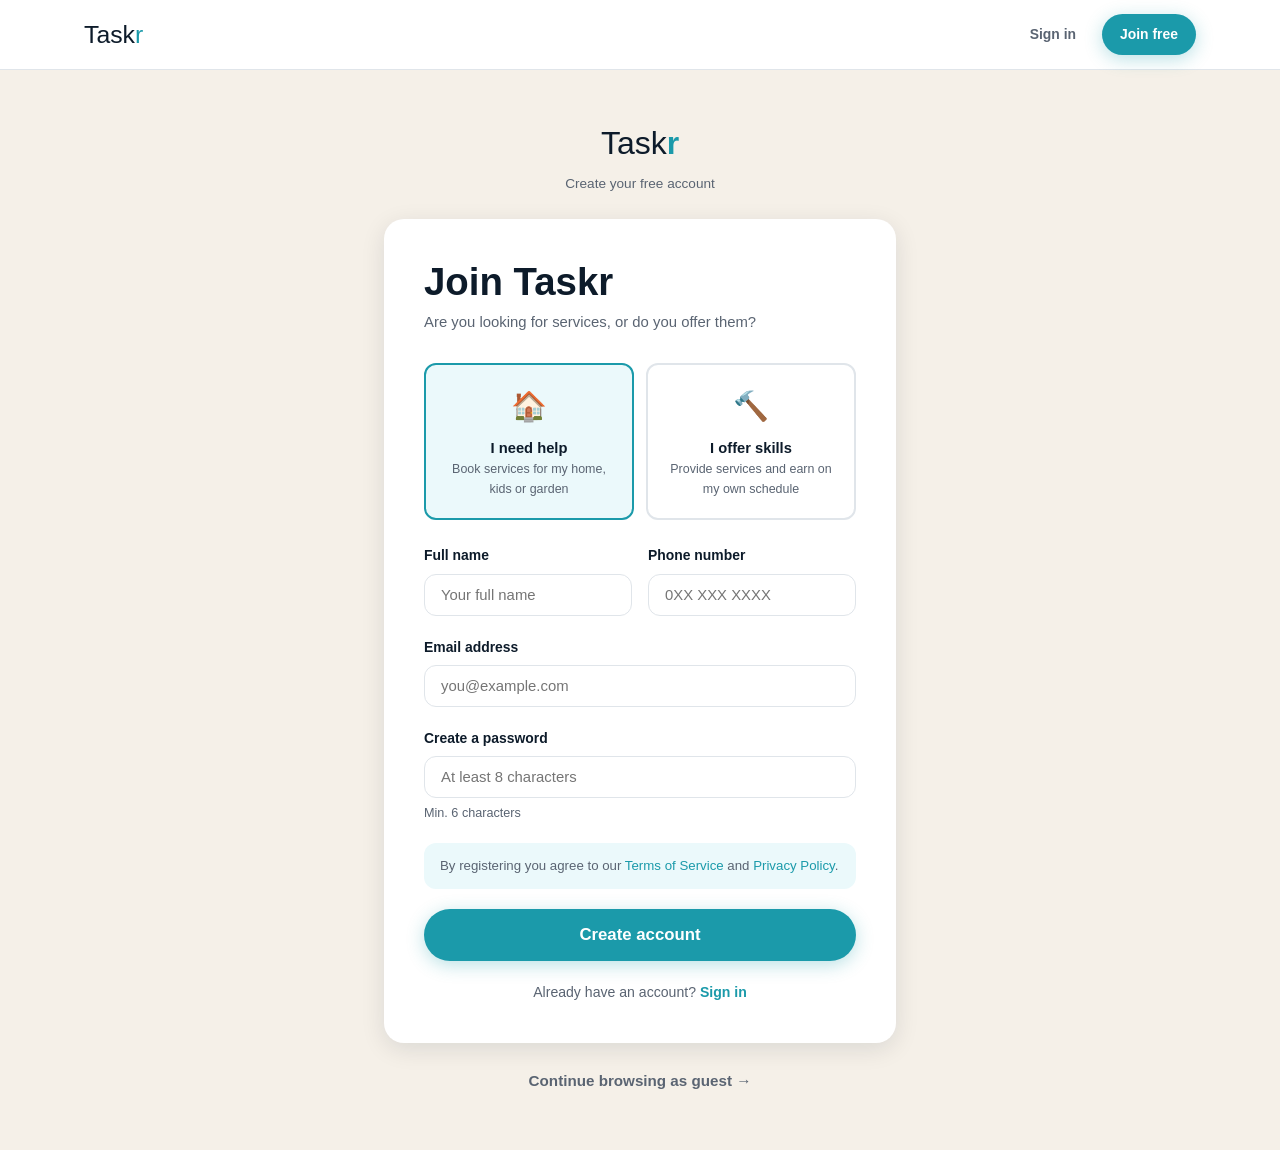
<file: register.html>
<!DOCTYPE html>
<html lang="en">
<head>
  <meta charset="UTF-8" />
  <meta name="viewport" content="width=device-width, initial-scale=1.0" />
  <title>Create Account — Taskr</title>
  <link rel="stylesheet" href="css/style.css" />
</head>
<body>

<nav id="navbar">
  <div class="nav-inner">
    <a href="index.html" class="nav-logo">Task<span>r</span></a>
    <div id="nav-user-area" style="margin-left:auto;display:flex;gap:8px"></div>
  </div>
</nav>

<div class="auth-page" style="background:var(--sand)">
  <div class="auth-container" style="max-width:560px">
    <div class="auth-logo-mark">
      <span>Task<b>r</b></span>
      <div style="font-size:0.85rem;color:var(--slate);margin-top:4px">Create your free account</div>
    </div>

    <div class="auth-card">
      <h2>Join Taskr</h2>
      <p>Are you looking for services, or do you offer them?</p>

      <div class="role-select-grid" style="margin-top:20px">
        <label class="role-card selected">
          <input type="radio" name="role" value="customer" checked style="position:absolute;opacity:0" />
          <div class="role-icon">🏠</div>
          <div class="role-label">I need help</div>
          <div class="role-desc">Book services for my home, kids or garden</div>
        </label>
        <label class="role-card">
          <input type="radio" name="role" value="worker" style="position:absolute;opacity:0" />
          <div class="role-icon">🔨</div>
          <div class="role-label">I offer skills</div>
          <div class="role-desc">Provide services and earn on my own schedule</div>
        </label>
      </div>

      <form id="register-form">
        <div class="form-row">
          <div class="form-group">
            <label for="reg-name">Full name</label>
            <input type="text" id="reg-name" placeholder="Your full name" required />
          </div>
          <div class="form-group">
            <label for="reg-phone">Phone number</label>
            <input type="tel" id="reg-phone" placeholder="0XX XXX XXXX" />
          </div>
        </div>
        <div class="form-group">
          <label for="reg-email">Email address</label>
          <input type="email" id="reg-email" placeholder="you@example.com" required />
        </div>
        <div class="form-group">
          <label for="reg-pwd">Create a password</label>
          <input type="password" id="reg-pwd" placeholder="At least 8 characters" required minlength="6" />
          <div class="form-hint">Min. 6 characters</div>
        </div>

        <div id="worker-fields" style="display:none">
          <div class="form-group">
            <label for="reg-service">Primary service you offer</label>
            <select id="reg-service">
              <option value="">Select a category…</option>
              <option>Home Cleaning</option>
              <option>Gardening</option>
              <option>Tutoring</option>
              <option>Plumbing</option>
              <option>Electrical</option>
              <option>Painting</option>
              <option>Other</option>
            </select>
          </div>
          <div class="form-group">
            <label for="reg-area">Area you serve</label>
            <input type="text" id="reg-area" placeholder="e.g. Cape Town, Bellville" />
          </div>
        </div>

        <div style="background:var(--teal-faint);border-radius:var(--radius);padding:12px 16px;font-size:0.83rem;color:var(--slate);margin-bottom:20px">
          By registering you agree to our <a href="#" style="color:var(--teal)">Terms of Service</a> and <a href="#" style="color:var(--teal)">Privacy Policy</a>.
        </div>

        <button type="submit" class="btn btn-primary btn-block btn-lg">Create account</button>
      </form>

      <div class="auth-footer-text">
        Already have an account? <a href="login.html">Sign in</a>
      </div>
    </div>

    <div style="text-align:center;margin-top:16px">
      <button class="btn btn-ghost" onclick="State.setUser({name:'Guest User',email:'',role:'guest'}); window.location.href='index.html'">Continue browsing as guest →</button>
    </div>
  </div>
</div>

<script src="js/app.js"></script>
<script>
  // show worker fields dynamically
  document.querySelectorAll('input[name="role"]').forEach(radio => {
    radio.addEventListener('change', function() {
      document.getElementById('worker-fields').style.display = this.value === 'worker' ? 'block' : 'none';
    });
  });
  document.querySelectorAll('.role-card').forEach(card => {
    card.addEventListener('click', function() {
      document.querySelectorAll('.role-card').forEach(c => c.classList.remove('selected'));
      this.classList.add('selected');
      const inp = this.querySelector('input[name="role"]');
      if (inp) { inp.checked = true; inp.dispatchEvent(new Event('change')); }
    });
  });
</script>
</body>
</html>
</file>
<file: css/style.css>
/* ============================================================
   TASKR — Main Stylesheet
   ============================================================ */

@import url('https://fonts.googleapis.com/css2?family=DM+Serif+Display:ital@0;1&family=DM+Sans:ital,opsz,wght@0,9..40,300;0,9..40,400;0,9..40,500;0,9..40,600;1,9..40,300&display=swap');

/* === CSS VARIABLES === */
:root {
  --navy: #0D1B2A;
  --teal: #1B9AAA;
  --teal-light: #2EC0D3;
  --teal-faint: #EBF9FB;
  --sand: #F5F0E8;
  --white: #FFFFFF;
  --slate: #5A6472;
  --light-grey: #F2F4F6;
  --border: #E0E5EA;
  --success: #2DAA73;
  --warning: #E5820A;
  --danger: #D94F4F;

  --font-display: 'Poppins', sans-serif;
  --font-body: 'Poppins', sans-serif;

  --nav-h: 70px;
  --radius: 12px;
  --radius-lg: 20px;
  --shadow-sm: 0 2px 8px rgba(13,27,42,0.07);
  --shadow-md: 0 6px 24px rgba(13,27,42,0.11);
  --shadow-lg: 0 16px 48px rgba(13,27,42,0.14);
  --transition: 0.22s ease;
}

/* === RESET === */
*, *::before, *::after { box-sizing: border-box; margin: 0; padding: 0; }
html { scroll-behavior: smooth; }
body {
  font-family: var(--font-body);
  color: var(--navy);
  background: var(--white);
  line-height: 1.6;
  -webkit-font-smoothing: antialiased;
}
img { max-width: 100%; display: block; }
a { color: inherit; text-decoration: none; }
button { font-family: inherit; cursor: pointer; border: none; background: none; }
ul { list-style: none; }

/* === UTILITIES === */
.container { max-width: 1160px; margin: 0 auto; padding: 0 24px; }
.section-pad { padding: 88px 0; }
.text-center { text-align: center; }
.sr-only { position: absolute; width: 1px; height: 1px; overflow: hidden; clip: rect(0,0,0,0); }

/* === TYPOGRAPHY === */
h1, h2, h3, h4 { font-family: var(--font-display); line-height: 1.2; }
h1 { font-size: clamp(2.2rem, 5vw, 3.5rem); }
h2 { font-size: clamp(1.7rem, 3.5vw, 2.4rem); }
h3 { font-size: 1.25rem; }
p { color: var(--slate); font-size: 1.02rem; }

.label {
  font-size: 0.78rem;
  font-weight: 600;
  letter-spacing: 0.12em;
  text-transform: uppercase;
  color: var(--teal);
}

/* === BUTTONS === */
.btn {
  display: inline-flex;
  align-items: center;
  gap: 8px;
  padding: 13px 26px;
  border-radius: 50px;
  font-size: 0.95rem;
  font-weight: 600;
  transition: all var(--transition);
  white-space: nowrap;
}
.btn-primary {
  background: var(--teal);
  color: var(--white);
  box-shadow: 0 4px 18px rgba(27,154,170,0.3);
}
.btn-primary:hover { background: var(--teal-light); transform: translateY(-2px); box-shadow: 0 8px 24px rgba(27,154,170,0.38); }
.btn-outline {
  border: 2px solid var(--teal);
  color: var(--teal);
}
.btn-outline:hover { background: var(--teal); color: var(--white); }
.btn-navy {
  background: var(--navy);
  color: var(--white);
}
.btn-navy:hover { background: #1a2e42; }
.btn-ghost {
  color: var(--slate);
  padding: 13px 18px;
}
.btn-ghost:hover { color: var(--teal); }
.btn-sm { padding: 9px 18px; font-size: 0.87rem; }
.btn-lg { padding: 16px 36px; font-size: 1.05rem; }
.btn-block { width: 100%; justify-content: center; }

/* ============================================================
   NAVIGATION
   ============================================================ */
#navbar {
  position: fixed;
  top: 0; left: 0; right: 0;
  z-index: 1000;
  height: var(--nav-h);
  background: rgba(255,255,255,0.97);
  backdrop-filter: blur(10px);
  border-bottom: 1px solid var(--border);
  transition: box-shadow var(--transition);
}
#navbar.scrolled { box-shadow: var(--shadow-md); }
.nav-inner {
  max-width: 1160px;
  margin: 0 auto;
  padding: 0 24px;
  height: 100%;
  display: flex;
  align-items: center;
  gap: 28px;
}
.nav-logo {
  font-family: var(--font-display);
  font-size: 1.55rem;
  color: var(--navy);
  flex-shrink: 0;
}
.nav-logo span { color: var(--teal); }

.nav-links {
  display: flex;
  align-items: center;
  gap: 4px;
  margin-left: 16px;
}
.nav-links a {
  font-size: 0.93rem;
  font-weight: 500;
  color: var(--slate);
  padding: 8px 14px;
  border-radius: 8px;
  transition: all var(--transition);
}
.nav-links a:hover, .nav-links a.active { color: var(--teal); background: var(--teal-faint); }

/* search */
.nav-search {
  flex: 1;
  max-width: 280px;
  margin-left: auto;
  position: relative;
}
.nav-search input {
  width: 100%;
  padding: 9px 16px 9px 38px;
  border: 1.5px solid var(--border);
  border-radius: 50px;
  font-family: var(--font-body);
  font-size: 0.9rem;
  color: var(--navy);
  background: var(--light-grey);
  transition: all var(--transition);
}
.nav-search input:focus { outline: none; border-color: var(--teal); background: var(--white); box-shadow: 0 0 0 3px rgba(27,154,170,0.12); }
.nav-search .search-icon {
  position: absolute;
  left: 12px;
  top: 50%;
  transform: translateY(-50%);
  color: var(--slate);
  pointer-events: none;
}
.search-dropdown {
  display: none;
  position: absolute;
  top: calc(100% + 8px);
  left: 0; right: 0;
  background: var(--white);
  border: 1px solid var(--border);
  border-radius: var(--radius);
  box-shadow: var(--shadow-md);
  z-index: 10;
  overflow: hidden;
}
.search-dropdown.open { display: block; }
.search-result-item {
  display: flex;
  align-items: center;
  gap: 12px;
  padding: 12px 16px;
  cursor: pointer;
  transition: background var(--transition);
}
.search-result-item:hover { background: var(--teal-faint); }
.search-result-item .sri-icon {
  width: 36px; height: 36px;
  border-radius: 8px;
  background: var(--teal-faint);
  display: flex; align-items: center; justify-content: center;
  font-size: 1.1rem;
  flex-shrink: 0;
}
.search-result-item .sri-text { font-size: 0.88rem; font-weight: 500; color: var(--navy); }
.search-result-item .sri-cat { font-size: 0.78rem; color: var(--slate); }

/* nav actions */
.nav-actions {
  display: flex;
  align-items: center;
  gap: 8px;
  flex-shrink: 0;
}
.nav-icon-btn {
  position: relative;
  width: 40px; height: 40px;
  display: flex; align-items: center; justify-content: center;
  border-radius: 10px;
  color: var(--slate);
  transition: all var(--transition);
  font-size: 1.1rem;
}
.nav-icon-btn:hover { background: var(--teal-faint); color: var(--teal); }
.nav-badge {
  position: absolute;
  top: 4px; right: 4px;
  background: var(--teal);
  color: white;
  font-size: 0.65rem;
  font-weight: 700;
  min-width: 17px;
  height: 17px;
  border-radius: 50%;
  display: flex; align-items: center; justify-content: center;
  border: 2px solid var(--white);
}

/* user pill */
.user-pill {
  display: flex; align-items: center; gap: 8px;
  padding: 6px 12px 6px 6px;
  border-radius: 50px;
  border: 1.5px solid var(--border);
  cursor: pointer;
  transition: all var(--transition);
  position: relative;
}
.user-pill:hover { border-color: var(--teal); background: var(--teal-faint); }
.user-avatar {
  width: 30px; height: 30px;
  border-radius: 50%;
  background: linear-gradient(135deg, var(--teal) 0%, var(--navy) 100%);
  color: white;
  font-size: 0.75rem;
  font-weight: 700;
  display: flex; align-items: center; justify-content: center;
}
.user-pill-name { font-size: 0.88rem; font-weight: 500; }

/* dropdown */
.user-dropdown {
  display: none;
  position: absolute;
  top: calc(100% + 10px);
  right: 0;
  background: var(--white);
  border: 1px solid var(--border);
  border-radius: var(--radius);
  box-shadow: var(--shadow-md);
  min-width: 200px;
  z-index: 100;
  overflow: hidden;
}
.user-dropdown.open { display: block; }
.user-dropdown-header {
  padding: 14px 16px;
  border-bottom: 1px solid var(--border);
  background: var(--light-grey);
}
.user-dropdown-header .uname { font-weight: 600; font-size: 0.92rem; }
.user-dropdown-header .urole { font-size: 0.78rem; color: var(--slate); }
.user-dropdown a, .user-dropdown button {
  display: flex; align-items: center; gap: 10px;
  width: 100%;
  padding: 11px 16px;
  font-size: 0.88rem;
  color: var(--navy);
  transition: background var(--transition);
  text-align: left;
}
.user-dropdown a:hover, .user-dropdown button:hover { background: var(--teal-faint); color: var(--teal); }
.user-dropdown .divider { height: 1px; background: var(--border); }

/* mobile nav */
.hamburger {
  display: none;
  flex-direction: column;
  gap: 5px;
  width: 28px;
  cursor: pointer;
  padding: 4px;
}
.hamburger span {
  display: block;
  height: 2px;
  background: var(--navy);
  border-radius: 2px;
  transition: all 0.3s;
}

/* ============================================================
   HERO
   ============================================================ */
.hero {
  padding-top: calc(var(--nav-h) + 60px);
  padding-bottom: 80px;
  background: linear-gradient(155deg, var(--navy) 0%, #1a3550 60%, #0f2236 100%);
  color: var(--white);
  position: relative;
  overflow: hidden;
}
.hero::before {
  content: '';
  position: absolute;
  inset: 0;
   
}
.hero::after {
  content: '';
  position: absolute;
  bottom: -2px; left: 0; right: 0;
  height: 80px;
  background: var(--white);
  clip-path: ellipse(60% 100% at 50% 100%);
}
.hero-inner {
  position: relative;
  z-index: 1;
  display: grid;
  grid-template-columns: 1fr 1fr;
  gap: 60px;
  align-items: center;
  max-width: 1160px;
  margin: 0 auto;
  padding: 0 24px;
}
.hero-eyebrow {
  display: inline-flex;
  align-items: center;
  gap: 8px;
  background: rgba(27,154,170,0.2);
  border: 1px solid rgba(27,154,170,0.35);
  border-radius: 50px;
  padding: 6px 14px;
  font-size: 0.82rem;
  font-weight: 600;
  letter-spacing: 0.06em;
  color: var(--teal-light);
  margin-bottom: 20px;
}
.hero h1 { margin-bottom: 18px; color: var(--white); }
.hero h1 em { font-style: normal; color: var(--teal-light); }
.hero-sub { font-size: 1.1rem; color: rgba(255,255,255,0.72); margin-bottom: 36px; max-width: 480px; }
.hero-ctas { display: flex; gap: 12px; flex-wrap: wrap; }
.hero-stats {
  display: flex;
  gap: 32px;
  margin-top: 44px;
  padding-top: 36px;
  border-top: 1px solid rgba(255,255,255,0.12);
}
.hero-stat .num {
  font-family: var(--font-display);
  font-size: 1.9rem;
  color: var(--white);
}
.hero-stat .desc { font-size: 0.82rem; color: rgba(255,255,255,0.55); }

/* hero visual */
.hero-visual {
  position: relative;
}
.hero-card-stack {
  position: relative;
  height: 400px;
}
.worker-card {
  position: absolute;
  background: var(--white);
  border-radius: var(--radius-lg);
  box-shadow: var(--shadow-lg);
  overflow: hidden;
  color: var(--navy);
}
.wc-main {
  width: 280px;
  top: 20px; right: 20px;
}
.wc-mini {
  width: 200px;
  bottom: 40px; left: 0;
}
.wc-img {
  height: 150px;
  background: linear-gradient(135deg, #1B9AAA, #0D1B2A);
  display: flex; align-items: center; justify-content: center;
  font-size: 3rem;
}
.wc-body { padding: 14px; }
.wc-name { font-weight: 600; font-size: 0.95rem; }
.wc-role { font-size: 0.78rem; color: var(--slate); margin-bottom: 10px; }
.wc-rating { display: flex; align-items: center; gap: 4px; font-size: 0.82rem; }
.wc-rating .stars { color: #F5A623; }
.badge-avail {
  display: inline-flex;
  align-items: center;
  gap: 5px;
  background: #E7F8EF;
  color: var(--success);
  font-size: 0.75rem;
  font-weight: 600;
  padding: 3px 10px;
  border-radius: 50px;
  margin-bottom: 8px;
}
.badge-avail::before { content: ''; width: 6px; height: 6px; border-radius: 50%; background: var(--success); }

/* ============================================================
   TRUST BAR
   ============================================================ */
.trust-bar {
  background: var(--sand);
  padding: 20px 0;
  border-bottom: 1px solid var(--border);
}
.trust-bar-inner {
  display: flex;
  align-items: center;
  justify-content: center;
  gap: 40px;
  flex-wrap: wrap;
}
.trust-item {
  display: flex;
  align-items: center;
  gap: 8px;
  font-size: 0.85rem;
  font-weight: 500;
  color: var(--slate);
}
.trust-item svg, .trust-item .ti-icon { color: var(--teal); font-size: 1rem; }

/* ============================================================
   SECTION HEADERS
   ============================================================ */
.section-header { margin-bottom: 52px; }
.section-header p { max-width: 520px; margin-top: 12px; }
.section-header.centered { text-align: center; }
.section-header.centered p { margin: 12px auto 0; }

/* ============================================================
   SERVICES GRID
   ============================================================ */
.services-section { background: var(--white); }

.category-pills {
  display: flex;
  gap: 8px;
  flex-wrap: wrap;
  margin-bottom: 40px;
}
.cat-pill {
  padding: 8px 18px;
  border-radius: 50px;
  border: 1.5px solid var(--border);
  font-size: 0.87rem;
  font-weight: 500;
  color: var(--slate);
  cursor: pointer;
  transition: all var(--transition);
}
.cat-pill:hover, .cat-pill.active { background: var(--teal); border-color: var(--teal); color: var(--white); }

.services-grid {
  display: grid;
  grid-template-columns: repeat(auto-fill, minmax(280px, 1fr));
  gap: 24px;
}

.service-card {
  background: var(--white);
  border: 1.5px solid var(--border);
  border-radius: var(--radius-lg);
  overflow: hidden;
  transition: all var(--transition);
  cursor: pointer;
  position: relative;
}
.service-card:hover { border-color: var(--teal); box-shadow: var(--shadow-md); transform: translateY(-4px); }

.sc-img {
  height: 180px;
  background: linear-gradient(135deg, var(--teal-faint), #d0f0f5);
  display: flex; align-items: center; justify-content: center;
  font-size: 3.5rem;
  position: relative;
}
.sc-img-overlay {
  position: absolute;
  inset: 0;
  background: linear-gradient(to top, rgba(13,27,42,0.15) 0%, transparent 60%);
}
.sc-category-tag {
  position: absolute;
  top: 12px; left: 12px;
  background: var(--white);
  color: var(--teal);
  font-size: 0.72rem;
  font-weight: 700;
  letter-spacing: 0.06em;
  text-transform: uppercase;
  padding: 4px 10px;
  border-radius: 50px;
}
.sc-wishlist {
  position: absolute;
  top: 12px; right: 12px;
  width: 34px; height: 34px;
  background: var(--white);
  border-radius: 50%;
  display: flex; align-items: center; justify-content: center;
  font-size: 1rem;
  color: var(--slate);
  transition: all var(--transition);
  box-shadow: var(--shadow-sm);
  z-index: 2;
}
.sc-wishlist:hover, .sc-wishlist.active { color: var(--danger); transform: scale(1.1); }

.sc-body { padding: 18px; }
.sc-title { font-weight: 600; font-size: 1.02rem; margin-bottom: 4px; color: var(--navy); }
.sc-worker { font-size: 0.83rem; color: var(--slate); margin-bottom: 10px; }
.sc-meta {
  display: flex;
  align-items: center;
  justify-content: space-between;
  margin-top: 14px;
  padding-top: 14px;
  border-top: 1px solid var(--border);
}
.sc-price { font-family: var(--font-display); font-size: 1.15rem; color: var(--navy); }
.sc-price span { font-size: 0.78rem; font-family: var(--font-body); color: var(--slate); font-weight: 400; }
.sc-rating { display: flex; align-items: center; gap: 4px; font-size: 0.82rem; }
.sc-rating .stars { color: #F5A623; font-size: 0.9rem; }

/* ============================================================
   HOW IT WORKS
   ============================================================ */
.how-section { background: var(--sand); }
.steps-grid {
  display: grid;
  grid-template-columns: repeat(3, 1fr);
  gap: 32px;
  position: relative;
}
.steps-grid::before {
  content: '';
  position: absolute;
  top: 28px; left: calc(16.67% + 16px); right: calc(16.67% + 16px);
  height: 2px;
  background: repeating-linear-gradient(90deg, var(--teal) 0, var(--teal) 8px, transparent 8px, transparent 16px);
}
.step-card {
  text-align: center;
  padding: 32px 24px;
  background: var(--white);
  border-radius: var(--radius-lg);
  box-shadow: var(--shadow-sm);
  position: relative;
}
.step-num {
  width: 56px; height: 56px;
  border-radius: 50%;
  background: var(--navy);
  color: var(--white);
  font-family: var(--font-display);
  font-size: 1.4rem;
  display: flex; align-items: center; justify-content: center;
  margin: 0 auto 20px;
  position: relative;
  z-index: 1;
}
.step-card h3 { margin-bottom: 10px; }
.step-card p { font-size: 0.93rem; }

/* ============================================================
   PROOF / WORKER SHOWCASE
   ============================================================ */
.proof-section { background: var(--white); }
.proof-grid {
  display: grid;
  grid-template-columns: repeat(auto-fill, minmax(320px, 1fr));
  gap: 24px;
}
.proof-card {
  border: 1.5px solid var(--border);
  border-radius: var(--radius-lg);
  overflow: hidden;
}
.proof-imgs {
  display: grid;
  grid-template-columns: 1fr 1fr;
  position: relative;
}
.proof-img-box {
  height: 160px;
  display: flex; align-items: center; justify-content: center;
  font-size: 2.5rem;
}
.proof-img-box.before { background: #f7e8e8; }
.proof-img-box.after { background: #e8f5f0; }
.proof-label {
  position: absolute;
  bottom: 8px;
  font-size: 0.7rem;
  font-weight: 700;
  letter-spacing: 0.1em;
  text-transform: uppercase;
  color: var(--white);
  padding: 3px 8px;
  border-radius: 4px;
}
.proof-label.before-lbl { left: 8px; background: rgba(0,0,0,0.5); }
.proof-label.after-lbl { right: 8px; background: rgba(27,154,170,0.8); }
.proof-divider {
  position: absolute;
  top: 0; bottom: 0;
  left: 50%;
  width: 3px;
  background: var(--white);
  transform: translateX(-50%);
  z-index: 1;
}
.proof-divider::after {
  content: '↔';
  position: absolute;
  top: 50%;
  left: 50%;
  transform: translate(-50%, -50%);
  background: var(--white);
  width: 28px; height: 28px;
  border-radius: 50%;
  display: flex; align-items: center; justify-content: center;
  font-size: 0.75rem;
  color: var(--teal);
  box-shadow: var(--shadow-sm);
}
.proof-body { padding: 16px; }
.proof-worker-info { display: flex; align-items: center; gap: 10px; margin-bottom: 10px; }
.proof-avatar {
  width: 38px; height: 38px;
  border-radius: 50%;
  background: linear-gradient(135deg, var(--teal), var(--navy));
  display: flex; align-items: center; justify-content: center;
  font-size: 0.9rem;
  color: white;
  font-weight: 700;
}
.proof-worker-name { font-weight: 600; font-size: 0.92rem; }
.proof-worker-cat { font-size: 0.78rem; color: var(--slate); }
.proof-desc { font-size: 0.85rem; color: var(--slate); }

/* ============================================================
   CTA BAND
   ============================================================ */
.cta-band {
  background: linear-gradient(135deg, var(--navy) 0%, #1a3550 100%);
  color: var(--white);
  padding: 80px 0;
  text-align: center;
  position: relative;
  overflow: hidden;
}
.cta-band::before {
  content: '';
  position: absolute;
  top: -40%; right: -10%;
  width: 500px; height: 500px;
  border-radius: 50%;
  background: rgba(27,154,170,0.1);
}
.cta-band h2 { color: var(--white); margin-bottom: 14px; }
.cta-band p { color: rgba(255,255,255,0.7); margin-bottom: 32px; }
.cta-btns { display: flex; gap: 14px; justify-content: center; flex-wrap: wrap; }

/* ============================================================
   ABOUT PAGE
   ============================================================ */
.about-hero {
  padding-top: calc(var(--nav-h) + 60px);
  padding-bottom: 60px;
  background: var(--sand);
}
.about-grid {
  display: grid;
  grid-template-columns: 1fr 1fr;
  gap: 72px;
  align-items: center;
}
.about-visual {
  background: linear-gradient(135deg, var(--navy) 0%, #1a3550 100%);
  border-radius: var(--radius-lg);
  height: 380px;
  display: flex; align-items: center; justify-content: center;
  font-size: 5rem;
  color: rgba(255,255,255,0.15);
}
.values-grid {
  display: grid;
  grid-template-columns: 1fr 1fr;
  gap: 20px;
  margin-top: 40px;
}
.value-card {
  background: var(--white);
  border-radius: var(--radius);
  padding: 24px;
  border: 1.5px solid var(--border);
}
.value-icon { font-size: 1.6rem; margin-bottom: 10px; }
.value-card h4 { font-family: var(--font-display); margin-bottom: 6px; }
.value-card p { font-size: 0.88rem; }

/* ============================================================
   CONTACT PAGE
   ============================================================ */
.contact-hero {
  padding-top: calc(var(--nav-h) + 60px);
  padding-bottom: 60px;
  background: var(--sand);
}
.contact-layout {
  display: grid;
  grid-template-columns: 1fr 1.6fr;
  gap: 48px;
  padding: 72px 0;
}
.contact-info h3 { font-family: var(--font-display); margin-bottom: 8px; }
.contact-info p { font-size: 0.93rem; margin-bottom: 32px; }
.contact-links { display: flex; flex-direction: column; gap: 16px; }
.contact-link-item {
  display: flex; align-items: center; gap: 14px;
  padding: 16px;
  background: var(--light-grey);
  border-radius: var(--radius);
}
.cli-icon {
  width: 44px; height: 44px;
  border-radius: 10px;
  background: var(--teal);
  color: white;
  display: flex; align-items: center; justify-content: center;
  font-size: 1.1rem;
  flex-shrink: 0;
}
.cli-label { font-size: 0.78rem; color: var(--slate); }
.cli-value { font-weight: 600; font-size: 0.93rem; }

/* ============================================================
   FORMS
   ============================================================ */
.form-card {
  background: var(--white);
  border: 1.5px solid var(--border);
  border-radius: var(--radius-lg);
  padding: 36px;
  box-shadow: var(--shadow-sm);
}
.form-group { margin-bottom: 20px; }
.form-group label {
  display: block;
  font-size: 0.87rem;
  font-weight: 600;
  margin-bottom: 7px;
  color: var(--navy);
}
.form-group input,
.form-group textarea,
.form-group select {
  width: 100%;
  padding: 12px 16px;
  border: 1.5px solid var(--border);
  border-radius: var(--radius);
  font-family: var(--font-body);
  font-size: 0.93rem;
  color: var(--navy);
  background: var(--white);
  transition: all var(--transition);
  outline: none;
}
.form-group input:focus,
.form-group textarea:focus,
.form-group select:focus {
  border-color: var(--teal);
  box-shadow: 0 0 0 3px rgba(27,154,170,0.12);
}
.form-group textarea { resize: vertical; min-height: 130px; }
.form-row { display: grid; grid-template-columns: 1fr 1fr; gap: 16px; }
.form-hint { font-size: 0.79rem; color: var(--slate); margin-top: 5px; }
.form-error { font-size: 0.79rem; color: var(--danger); margin-top: 5px; display: none; }
.form-group.has-error input { border-color: var(--danger); }
.form-group.has-error .form-error { display: block; }

/* ============================================================
   AUTH PAGES
   ============================================================ */
.auth-page {
  min-height: 100vh;
  padding-top: var(--nav-h);
  display: flex;
  align-items: center;
  background: var(--sand);
}
.auth-container {
  max-width: 500px;
  margin: 0 auto;
  padding: 48px 24px;
  width: 100%;
}
.auth-logo-mark {
  text-align: center;
  margin-bottom: 24px;
}
.auth-logo-mark span {
  font-family: var(--font-display);
  font-size: 2rem;
  color: var(--navy);
}
.auth-logo-mark span b { color: var(--teal); }
.auth-card {
  background: var(--white);
  border-radius: var(--radius-lg);
  padding: 40px;
  box-shadow: var(--shadow-md);
}
.auth-card h2 { margin-bottom: 6px; }
.auth-card > p { font-size: 0.93rem; margin-bottom: 28px; }
.auth-tabs {
  display: grid;
  grid-template-columns: 1fr 1fr 1fr;
  border: 1.5px solid var(--border);
  border-radius: 10px;
  overflow: hidden;
  margin-bottom: 28px;
}
.auth-tab {
  padding: 11px;
  text-align: center;
  font-size: 0.87rem;
  font-weight: 600;
  cursor: pointer;
  transition: all var(--transition);
  color: var(--slate);
}
.auth-tab.active { background: var(--navy); color: var(--white); }
.auth-tab:not(.active):hover { background: var(--teal-faint); color: var(--teal); }
.auth-divider {
  text-align: center;
  position: relative;
  margin: 20px 0;
  color: var(--slate);
  font-size: 0.83rem;
}
.auth-divider::before, .auth-divider::after {
  content: '';
  position: absolute;
  top: 50%;
  width: 40%;
  height: 1px;
  background: var(--border);
}
.auth-divider::before { left: 0; }
.auth-divider::after { right: 0; }
.auth-footer-text {
  text-align: center;
  font-size: 0.88rem;
  color: var(--slate);
  margin-top: 20px;
}
.auth-footer-text a { color: var(--teal); font-weight: 600; }
.role-select-grid {
  display: grid;
  grid-template-columns: 1fr 1fr;
  gap: 12px;
  margin-bottom: 24px;
}
.role-card {
  border: 2px solid var(--border);
  border-radius: var(--radius);
  padding: 18px;
  cursor: pointer;
  text-align: center;
  transition: all var(--transition);
}
.role-card:hover { border-color: var(--teal); background: var(--teal-faint); }
.role-card.selected { border-color: var(--teal); background: var(--teal-faint); }
.role-card .role-icon { font-size: 1.8rem; margin-bottom: 8px; }
.role-card .role-label { font-weight: 600; font-size: 0.92rem; }
.role-card .role-desc { font-size: 0.78rem; color: var(--slate); }

/* ============================================================
   SERVICE DETAIL PAGE
   ============================================================ */
.service-detail-hero {
  padding-top: calc(var(--nav-h) + 32px);
  background: var(--sand);
  padding-bottom: 0;
}
.service-detail-layout {
  display: grid;
  grid-template-columns: 1fr 360px;
  gap: 40px;
  padding: 40px 0 80px;
}
.service-main { }
.service-gallery {
  background: linear-gradient(135deg, var(--teal-faint), #d0f0f5);
  border-radius: var(--radius-lg);
  height: 340px;
  display: flex; align-items: center; justify-content: center;
  font-size: 6rem;
  margin-bottom: 28px;
  border: 1.5px solid var(--border);
}
.proof-tabs { display: flex; gap: 4px; margin-bottom: 20px; }
.proof-tab {
  padding: 8px 16px;
  border-radius: 8px;
  font-size: 0.87rem;
  font-weight: 500;
  cursor: pointer;
  color: var(--slate);
  transition: all var(--transition);
}
.proof-tab.active { background: var(--navy); color: var(--white); }
.proof-tab:hover:not(.active) { background: var(--teal-faint); color: var(--teal); }
.proof-panel { display: none; }
.proof-panel.active { display: block; }

.worker-profile-card {
  background: var(--white);
  border: 1.5px solid var(--border);
  border-radius: var(--radius-lg);
  padding: 24px;
  margin-bottom: 20px;
}
.wpc-header { display: flex; align-items: center; gap: 14px; margin-bottom: 16px; }
.wpc-avatar {
  width: 52px; height: 52px;
  border-radius: 50%;
  background: linear-gradient(135deg, var(--teal), var(--navy));
  color: white;
  font-size: 1.1rem;
  font-weight: 700;
  display: flex; align-items: center; justify-content: center;
}
.wpc-name { font-weight: 700; font-size: 1rem; }
.wpc-joined { font-size: 0.78rem; color: var(--slate); }
.wpc-stats { display: grid; grid-template-columns: 1fr 1fr 1fr; gap: 12px; margin-top: 14px; }
.wpc-stat { text-align: center; padding: 12px; background: var(--light-grey); border-radius: 10px; }
.wpc-stat .val { font-weight: 700; font-size: 1.1rem; color: var(--navy); }
.wpc-stat .key { font-size: 0.72rem; color: var(--slate); }

/* booking card */
.booking-card {
  background: var(--white);
  border: 1.5px solid var(--border);
  border-radius: var(--radius-lg);
  padding: 24px;
  box-shadow: var(--shadow-md);
  position: sticky;
  top: calc(var(--nav-h) + 20px);
}
.booking-price {
  font-family: var(--font-display);
  font-size: 2rem;
  margin-bottom: 4px;
}
.booking-price span { font-size: 2rem; font-family: var(--font-body); }
.booking-divider { height: 1px; background: var(--border); margin: 18px 0; }
.booking-features { display: flex; flex-direction: column; gap: 10px; margin-bottom: 20px; }
.booking-feature { display: flex; align-items: center; gap: 9px; font-size: 0.88rem; }
.booking-feature .chk { color: var(--success); }

/* ============================================================
   CART & CHECKOUT
   ============================================================ */
.cart-page {
  padding-top: calc(var(--nav-h) + 40px);
  padding-bottom: 80px;
  min-height: 100vh;
}
.cart-layout {
  display: grid;
  grid-template-columns: 1fr 340px;
  gap: 32px;
  margin-top: 32px;
}
.cart-items { }
.cart-item {
  display: grid;
  grid-template-columns: 64px 1fr auto;
  gap: 16px;
  align-items: center;
  padding: 20px 0;
  border-bottom: 1px solid var(--border);
}
.cart-item-img {
  width: 64px; height: 64px;
  border-radius: 10px;
  background: var(--teal-faint);
  display: flex; align-items: center; justify-content: center;
  font-size: 1.8rem;
}
.cart-item-name { font-weight: 600; }
.cart-item-worker { font-size: 0.83rem; color: var(--slate); }
.cart-item-price { font-weight: 700; }
.cart-item-remove { font-size: 0.82rem; color: var(--danger); cursor: pointer; background: none; border: none; }
.cart-item-remove:hover { text-decoration: underline; }

.order-summary {
  background: var(--white);
  border: 1.5px solid var(--border);
  border-radius: var(--radius-lg);
  padding: 24px;
  height: fit-content;
  position: sticky;
  top: calc(var(--nav-h) + 20px);
}
.order-summary h3 { margin-bottom: 20px; }
.summary-row {
  display: flex;
  justify-content: space-between;
  align-items: center;
  padding: 10px 0;
  font-size: 0.9rem;
}
.summary-row.total {
  border-top: 2px solid var(--navy);
  margin-top: 8px;
  padding-top: 16px;
  font-weight: 700;
  font-size: 1.05rem;
}
.cart-empty {
  text-align: center;
  padding: 80px 20px;
}
.cart-empty .empty-icon { font-size: 4rem; margin-bottom: 16px; }
.cart-empty h3 { margin-bottom: 10px; }

/* ============================================================
   PAYMENT / CHECKOUT
   ============================================================ */
.payment-page {
  padding-top: calc(var(--nav-h) + 40px);
  padding-bottom: 80px;
  background: var(--sand);
  min-height: 100vh;
}
.payment-layout {
  display: grid;
  grid-template-columns: 1fr 340px;
  gap: 32px;
  margin-top: 32px;
}
.payment-steps {
  display: flex;
  gap: 0;
  margin-bottom: 28px;
  border-radius: 10px;
  overflow: hidden;
  border: 1px solid var(--border);
}
.payment-step {
  flex: 1;
  padding: 12px;
  text-align: center;
  font-size: 0.83rem;
  font-weight: 600;
  background: var(--light-grey);
  color: var(--slate);
  position: relative;
}
.payment-step.active { background: var(--navy); color: var(--white); }
.payment-step.done { background: var(--teal); color: var(--white); }

/* ============================================================
   THANK YOU PAGE
   ============================================================ */
.thankyou-page {
  min-height: 100vh;
  display: flex;
  align-items: center;
  justify-content: center;
  background: var(--sand);
  padding-top: var(--nav-h);
}
.thankyou-card {
  background: var(--white);
  border-radius: var(--radius-lg);
  padding: 60px 48px;
  max-width: 560px;
  width: 100%;
  text-align: center;
  box-shadow: var(--shadow-lg);
}
.ty-check {
  width: 80px; height: 80px;
  border-radius: 50%;
  background: var(--success);
  color: white;
  font-size: 2.2rem;
  display: flex; align-items: center; justify-content: center;
  margin: 0 auto 24px;
  animation: popIn 0.5s cubic-bezier(0.175, 0.885, 0.32, 1.275);
}
@keyframes popIn {
  0% { transform: scale(0); opacity: 0; }
  100% { transform: scale(1); opacity: 1; }
}
.ty-booking-ref {
  background: var(--teal-faint);
  border: 1.5px solid rgba(27,154,170,0.25);
  border-radius: var(--radius);
  padding: 16px 24px;
  margin: 24px 0;
  font-size: 0.9rem;
}
.ty-ref-num {
  font-family: var(--font-display);
  font-size: 1.4rem;
  color: var(--teal);
  letter-spacing: 0.06em;
}
.ty-details { text-align: left; margin: 20px 0; }
.ty-details li {
  display: flex; align-items: center; gap: 10px;
  padding: 10px 0;
  border-bottom: 1px solid var(--border);
  font-size: 0.9rem;
}
.ty-details li:last-child { border: none; }
.ty-details .icon { color: var(--teal); }

/* ============================================================
   WORKER DASHBOARD
   ============================================================ */
.dashboard-page {
  padding-top: calc(var(--nav-h) + 32px);
  background: var(--light-grey);
  min-height: 100vh;
}
.dashboard-layout {
  display: grid;
  grid-template-columns: 240px 1fr;
  gap: 0;
  min-height: calc(100vh - var(--nav-h));
}
.dashboard-sidebar {
  background: var(--navy);
  padding: 28px 16px;
  position: sticky;
  top: var(--nav-h);
  height: calc(100vh - var(--nav-h));
  overflow-y: auto;
}
.sidebar-nav { display: flex; flex-direction: column; gap: 4px; }
.sidebar-link {
  display: flex; align-items: center; gap: 12px;
  padding: 12px 14px;
  border-radius: 10px;
  font-size: 0.9rem;
  font-weight: 500;
  color: rgba(255,255,255,0.65);
  transition: all var(--transition);
  cursor: pointer;
}
.sidebar-link:hover, .sidebar-link.active { background: rgba(27,154,170,0.2); color: white; }
.sidebar-link.active { background: var(--teal); color: white; }
.sidebar-section-label {
  font-size: 0.72rem;
  font-weight: 700;
  letter-spacing: 0.1em;
  text-transform: uppercase;
  color: rgba(255,255,255,0.35);
  padding: 16px 14px 8px;
}

.dashboard-main { padding: 32px; }
.dash-greeting { margin-bottom: 32px; }
.dash-greeting h2 { color: var(--navy); }

.stat-cards {
  display: grid;
  grid-template-columns: repeat(4, 1fr);
  gap: 16px;
  margin-bottom: 32px;
}
.stat-card {
  background: var(--white);
  border-radius: var(--radius);
  padding: 20px;
  box-shadow: var(--shadow-sm);
}
.stat-card .sc-num {
  font-family: var(--font-display);
  font-size: 1.8rem;
  color: var(--navy);
}
.stat-card .sc-label { font-size: 0.83rem; color: var(--slate); }
.stat-card .sc-trend {
  font-size: 0.78rem;
  font-weight: 600;
  margin-top: 4px;
}
.stat-card .sc-trend.up { color: var(--success); }
.stat-card .sc-trend.down { color: var(--danger); }

.dashboard-section {
  background: var(--white);
  border-radius: var(--radius-lg);
  padding: 24px;
  margin-bottom: 24px;
  box-shadow: var(--shadow-sm);
}
.dashboard-section-header {
  display: flex; align-items: center; justify-content: space-between;
  margin-bottom: 20px;
}
.dashboard-section-header h3 { font-family: var(--font-display); }

/* upload proof */
.upload-area {
  border: 2px dashed var(--border);
  border-radius: var(--radius);
  padding: 40px 24px;
  text-align: center;
  cursor: pointer;
  transition: all var(--transition);
}
.upload-area:hover { border-color: var(--teal); background: var(--teal-faint); }
.upload-area .ua-icon { font-size: 2.2rem; margin-bottom: 10px; color: var(--slate); }
.upload-area p { font-size: 0.88rem; }

.proof-item-list { display: flex; flex-direction: column; gap: 12px; }
.proof-item {
  display: grid;
  grid-template-columns: 48px 1fr auto;
  gap: 12px;
  align-items: center;
  padding: 14px;
  border: 1px solid var(--border);
  border-radius: var(--radius);
}
.pi-thumb {
  width: 48px; height: 48px;
  border-radius: 8px;
  background: var(--teal-faint);
  display: flex; align-items: center; justify-content: center;
  font-size: 1.4rem;
}
.pi-name { font-weight: 500; font-size: 0.9rem; }
.pi-type { font-size: 0.78rem; color: var(--slate); }
.pi-actions { display: flex; gap: 6px; }
.pi-btn {
  padding: 6px 10px;
  border-radius: 6px;
  font-size: 0.78rem;
  font-weight: 600;
  transition: all var(--transition);
}
.pi-btn.edit { background: var(--teal-faint); color: var(--teal); }
.pi-btn.del { background: #fce8e8; color: var(--danger); }
.pi-btn:hover { opacity: 0.8; }

/* ============================================================
   WISHLIST SIDEBAR
   ============================================================ */
.wishlist-overlay {
  position: fixed;
  inset: 0;
  background: rgba(13,27,42,0.4);
  z-index: 1100;
  opacity: 0;
  pointer-events: none;
  transition: opacity var(--transition);
}
.wishlist-overlay.open { opacity: 1; pointer-events: all; }
.wishlist-panel {
  position: fixed;
  top: 0; right: -420px;
  width: 420px;
  height: 100vh;
  background: var(--white);
  z-index: 1200;
  box-shadow: var(--shadow-lg);
  transition: right 0.35s cubic-bezier(0.4,0,0.2,1);
  display: flex;
  flex-direction: column;
}
.wishlist-panel.open { right: 0; }
.wishlist-header {
  padding: 20px 24px;
  border-bottom: 1px solid var(--border);
  display: flex; align-items: center; justify-content: space-between;
}
.wishlist-header h3 { font-family: var(--font-display); }
.wishlist-close {
  width: 36px; height: 36px;
  border-radius: 50%;
  display: flex; align-items: center; justify-content: center;
  background: var(--light-grey);
  font-size: 1.1rem;
  cursor: pointer;
  transition: all var(--transition);
}
.wishlist-close:hover { background: var(--border); }
.wishlist-body { flex: 1; overflow-y: auto; padding: 20px 24px; }
.wishlist-empty { text-align: center; padding: 60px 0; color: var(--slate); font-size: 0.93rem; }
.wishlist-item {
  display: grid;
  grid-template-columns: 56px 1fr auto;
  gap: 14px;
  align-items: center;
  padding: 14px 0;
  border-bottom: 1px solid var(--border);
}
.wi-img {
  width: 56px; height: 56px;
  border-radius: 10px;
  background: var(--teal-faint);
  display: flex; align-items: center; justify-content: center;
  font-size: 1.5rem;
}
.wi-name { font-weight: 600; font-size: 0.9rem; }
.wi-price { font-size: 0.85rem; color: var(--slate); }
.wi-remove { color: var(--slate); cursor: pointer; font-size: 1rem; background: none; border: none; }
.wi-remove:hover { color: var(--danger); }
.wishlist-footer { padding: 20px 24px; border-top: 1px solid var(--border); }

/* ============================================================
   FOOTER
   ============================================================ */
footer {
  background: var(--navy);
  color: rgba(255,255,255,0.75);
  padding: 64px 0 0;
}
.footer-grid {
  display: grid;
  grid-template-columns: 2fr 1fr 1fr 1fr;
  gap: 48px;
  margin-bottom: 48px;
}
.footer-brand .logo {
  font-family: var(--font-display);
  font-size: 1.5rem;
  color: white;
  margin-bottom: 14px;
}
.footer-brand .logo span { color: var(--teal-light); }
.footer-brand p { font-size: 0.88rem; line-height: 1.7; max-width: 280px; }
.footer-socials {
  display: flex;
  gap: 10px;
  margin-top: 20px;
}
.social-btn {
  width: 38px; height: 38px;
  border-radius: 10px;
  background: rgba(255,255,255,0.08);
  display: flex; align-items: center; justify-content: center;
  color: rgba(255,255,255,0.75);
  font-size: 1rem;
  transition: all var(--transition);
  text-decoration: none;
}
.social-btn:hover { background: var(--teal); color: white; transform: translateY(-2px); }
.footer-col h4 {
  font-family: var(--font-display);
  color: white;
  font-size: 1rem;
  margin-bottom: 16px;
}
.footer-col ul { display: flex; flex-direction: column; gap: 10px; }
.footer-col ul a {
  font-size: 0.88rem;
  color: rgba(255,255,255,0.65);
  transition: color var(--transition);
}
.footer-col ul a:hover { color: var(--teal-light); }
.footer-bottom {
  border-top: 1px solid rgba(255,255,255,0.08);
  padding: 20px 0;
  display: flex;
  align-items: center;
  justify-content: space-between;
  flex-wrap: wrap;
  gap: 12px;
}
.footer-bottom p { font-size: 0.83rem; }
.footer-legal { display: flex; gap: 20px; }
.footer-legal a { font-size: 0.83rem; color: rgba(255,255,255,0.5); }
.footer-legal a:hover { color: var(--teal-light); }

/* ============================================================
   ALERTS / TOASTS
   ============================================================ */
.toast-container {
  position: fixed;
  bottom: 28px;
  right: 28px;
  z-index: 9999;
  display: flex;
  flex-direction: column;
  gap: 10px;
}
.toast {
  background: var(--navy);
  color: white;
  padding: 14px 20px;
  border-radius: var(--radius);
  box-shadow: var(--shadow-lg);
  font-size: 0.9rem;
  display: flex;
  align-items: center;
  gap: 10px;
  animation: slideUp 0.3s ease;
  max-width: 320px;
}
.toast.success { border-left: 4px solid var(--success); }
.toast.error { border-left: 4px solid var(--danger); }
.toast.info { border-left: 4px solid var(--teal); }
@keyframes slideUp {
  from { transform: translateY(20px); opacity: 0; }
  to { transform: translateY(0); opacity: 1; }
}

/* ============================================================
   MISC
   ============================================================ */
.page-banner {
  padding-top: calc(var(--nav-h) + 48px);
  padding-bottom: 48px;
  background: var(--sand);
}
.breadcrumb {
  display: flex;
  align-items: center;
  gap: 6px;
  font-size: 0.83rem;
  color: var(--slate);
  margin-bottom: 16px;
}
.breadcrumb a { color: var(--teal); }
.breadcrumb span { color: var(--border); }

.tag {
  display: inline-block;
  background: var(--teal-faint);
  color: var(--teal);
  font-size: 0.75rem;
  font-weight: 600;
  padding: 3px 10px;
  border-radius: 50px;
}

.modal-overlay {
  position: fixed;
  inset: 0;
  background: rgba(13,27,42,0.5);
  z-index: 2000;
  display: flex; align-items: center; justify-content: center;
  padding: 20px;
  opacity: 0;
  pointer-events: none;
  transition: opacity var(--transition);
}
.modal-overlay.open { opacity: 1; pointer-events: all; }
.modal {
  background: var(--white);
  border-radius: var(--radius-lg);
  max-width: 480px;
  width: 100%;
  box-shadow: var(--shadow-lg);
  overflow: hidden;
  transform: scale(0.95);
  transition: transform var(--transition);
}
.modal-overlay.open .modal { transform: scale(1); }
.modal-header {
  padding: 24px;
  border-bottom: 1px solid var(--border);
  display: flex; align-items: center; justify-content: space-between;
}
.modal-body { padding: 24px; }
.modal-footer {
  padding: 16px 24px;
  border-top: 1px solid var(--border);
  display: flex; gap: 10px; justify-content: flex-end;
}

.chip {
  display: inline-flex; align-items: center; gap: 6px;
  padding: 5px 12px;
  border-radius: 50px;
  font-size: 0.8rem;
  font-weight: 600;
}
.chip-green { background: #e7f8ef; color: var(--success); }
.chip-yellow { background: #fef3e2; color: var(--warning); }
.chip-red { background: #fce8e8; color: var(--danger); }

/* ============================================================
   RESPONSIVE
   ============================================================ */
@media (max-width: 1024px) {
  .hero-inner { grid-template-columns: 1fr; }
  .hero-visual { display: none; }
  .footer-grid { grid-template-columns: 1fr 1fr; }
  .service-detail-layout { grid-template-columns: 1fr; }
  .booking-card { position: static; }
  .dashboard-layout { grid-template-columns: 1fr; }
  .dashboard-sidebar { display: none; }
  .stat-cards { grid-template-columns: 1fr 1fr; }
  .steps-grid { grid-template-columns: 1fr; }
  .steps-grid::before { display: none; }
  .contact-layout { grid-template-columns: 1fr; }
  .cart-layout { grid-template-columns: 1fr; }
  .payment-layout { grid-template-columns: 1fr; }
}

@media (max-width: 768px) {
  .nav-links { display: none; }
  .nav-search { display: none; }
  .hamburger { display: flex; }
  .footer-grid { grid-template-columns: 1fr; gap: 32px; }
  .hero-stats { gap: 20px; flex-wrap: wrap; }
  .about-grid { grid-template-columns: 1fr; }
  .values-grid { grid-template-columns: 1fr; }
  .proof-grid { grid-template-columns: 1fr; }
  .form-row { grid-template-columns: 1fr; }
  .stat-cards { grid-template-columns: 1fr 1fr; }
  .auth-card { padding: 28px 20px; }
  .wishlist-panel { width: 100%; right: -100%; }
}
</file>
